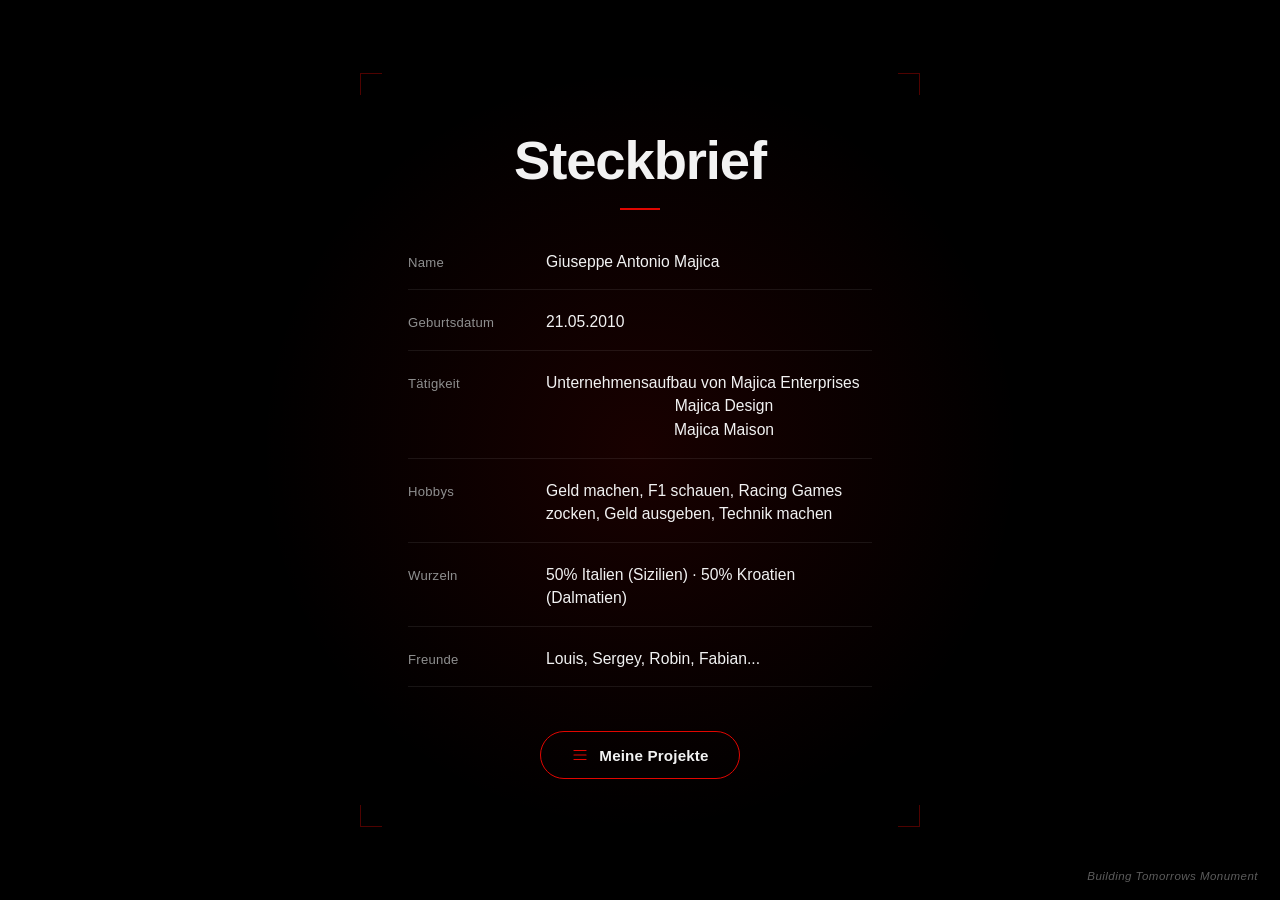
<file: index.html>
<!doctype html>
<html lang="de">

<head>
    <meta charset="UTF-8">
    <meta
        name="viewport"
        content="width=device-width, initial-scale=1, maximum-scale=1, user-scalable=no"
    >

    <title>Steckbrief · Giuseppe Antonio Majica</title>

    <style>
        :root {
            --bg: #000000;
            --panel: #0a0a0a;
            --hair: rgba(255, 255, 255, 0.08);
            --red: #e10600;
            --red-soft: rgba(225, 6, 0, 0.35);
            --red-glow: rgba(225, 6, 0, 0.22);
            --green: #00d2be;
            --ink: #f2f2f2;
            --ink-dim: #8f8f8f;
            --ink-faint: #5c5c5c;

            --font:
                'Inter',
                -apple-system,
                BlinkMacSystemFont,
                'Segoe UI',
                'Helvetica Neue',
                Arial,
                sans-serif;
        }

        * {
            box-sizing: border-box;
        }

        body,
        html {
            height: 100%;
        }

        body {
            margin: 0;
            background: var(--bg);
            color: var(--ink);
            font-family: var(--font);
            -webkit-font-smoothing: antialiased;
            text-rendering: optimizeLegibility;
        }

        .stage {
            min-height: 100vh;
            display: flex;
            align-items: center;
            justify-content: center;
            padding: 8vh 6vw;
            position: relative;
            overflow: hidden;
        }

        .stage::before {
            content: "";
            position: absolute;
            top: 50%;
            left: 50%;
            width: 60vw;
            height: 60vw;
            max-width: 900px;
            max-height: 900px;
            background: radial-gradient(
                circle,
                var(--red-glow) 0,
                rgba(0, 0, 0, 0) 70%
            );
            transform: translate(-50%, -50%);
            pointer-events: none;
            opacity: 0.5;
        }

        .frame {
            position: relative;
            width: 100%;
            max-width: 560px;
            padding: 56px 48px 48px;
        }

        .platecorner {
            position: absolute;
            width: 22px;
            height: 22px;
            border: 1.5px solid var(--red-soft);
        }

        .platecorner.tl {
            top: 0;
            left: 0;
            border-right: none;
            border-bottom: none;
        }

        .platecorner.tr {
            top: 0;
            right: 0;
            border-left: none;
            border-bottom: none;
        }

        .platecorner.bl {
            bottom: 0;
            left: 0;
            border-right: none;
            border-top: none;
        }

        .platecorner.br {
            bottom: 0;
            right: 0;
            border-left: none;
            border-top: none;
        }

        .head {
            text-align: center;
            margin-bottom: 40px;
        }

        .title {
            margin: 0 0 16px;
            font-size: clamp(2.4rem, 6vw, 3.4rem);
            font-weight: 700;
            letter-spacing: -0.02em;
            color: var(--ink);
        }

        .rule {
            width: 40px;
            height: 2px;
            background: var(--red);
            margin: 0 auto;
        }

        .sheet {
            display: flex;
            flex-direction: column;
            gap: 20px;
            margin-bottom: 44px;
        }

        .row {
            display: grid;
            grid-template-columns: 120px 1fr;
            gap: 18px;
            align-items: baseline;
            border-bottom: 1px solid var(--hair);
            padding-bottom: 16px;
        }

        .label {
            font-size: 0.82rem;
            font-weight: 500;
            letter-spacing: 0.02em;
            color: var(--ink-dim);
        }

        .value {
            font-size: 0.98rem;
            font-weight: 400;
            color: var(--ink);
            line-height: 1.5;
        }

        .launch {
            display: flex;
            flex-direction: column;
            align-items: center;
        }

        .btn-main {
            display: inline-flex;
            align-items: center;
            gap: 10px;
            background: 0 0;
            color: var(--ink);
            border: 1.5px solid var(--red);
            border-radius: 999px;
            padding: 14px 30px;
            font-family: inherit;
            font-size: 0.95rem;
            font-weight: 600;
            letter-spacing: 0.01em;
            cursor: pointer;

            transition:
                transform 0.35s cubic-bezier(0.2, 0.9, 0.3, 1.3),
                box-shadow 0.35s,
                background 0.35s;
        }

        .btn-main svg {
            color: var(--red);
            flex-shrink: 0;
        }

        .btn-main:focus-visible,
        .btn-main:hover {
            transform: scale(1.035);
            box-shadow:
                0 0 0 1px var(--red-soft),
                0 12px 32px -8px var(--red-glow);
            background: rgba(225, 6, 0, 0.06);
            outline: 0;
        }

        .btn-main[aria-expanded="true"] {
            background: rgba(225, 6, 0, 0.08);
            border-color: var(--red);
        }

        .panel {
            display: grid;
            grid-template-rows: 0fr;
            opacity: 0;
            width: 100%;
            max-width: 320px;
            margin-top: 0;

            transition:
                grid-template-rows 0.45s cubic-bezier(0.2, 0.9, 0.2, 1),
                opacity 0.35s,
                margin-top 0.45s cubic-bezier(0.2, 0.9, 0.2, 1);
        }

        .panel[data-open="true"] {
            grid-template-rows: 1fr;
            opacity: 1;
            margin-top: 18px;
        }

        .panel > * {
            overflow: hidden;
        }

        .panel-inner {
            display: flex;
            flex-direction: column;
            gap: 10px;
            overflow: hidden;
        }

        .btn-sub {
            display: flex;
            align-items: center;
            gap: 10px;
            text-decoration: none;
            color: var(--ink);
            background: var(--panel);
            border: 1px solid var(--hair);
            border-radius: 10px;
            padding: 13px 18px;
            font-size: 0.88rem;
            font-weight: 500;

            transition:
                border-color 0.25s,
                transform 0.25s,
                background 0.25s;
        }

        .btn-sub svg {
            color: var(--green);
            flex-shrink: 0;
        }

        .btn-sub:focus-visible,
        .btn-sub:hover {
            border-color: var(--red-soft);
            background: #101010;
            transform: translateX(3px);
            outline: 0;
        }

        .quote {
            position: fixed;
            right: 22px;
            bottom: 18px;
            margin: 0;
            font-size: 0.72rem;
            font-weight: 300;
            letter-spacing: 0.04em;
            color: var(--ink-faint);
            font-style: italic;
            user-select: none;
        }

        @media (max-width: 560px) {
            .frame {
                padding: 44px 26px 36px;
            }

            .row {
                grid-template-columns: 1fr;
                gap: 6px;
            }

            .label {
                font-size: 0.75rem;
            }

            .quote {
                right: 16px;
                bottom: 14px;
                font-size: 0.66rem;
            }
        }

        @media (prefers-reduced-motion: reduce) {
            * {
                transition: none !important;
            }
        }
    </style>
</head>

<body>

    <main class="stage">

        <div class="frame">

            <div class="platecorner tl"></div>
            <div class="platecorner tr"></div>
            <div class="platecorner bl"></div>
            <div class="platecorner br"></div>

            <header class="head">
                <h1 class="title">Steckbrief</h1>
                <div class="rule"></div>
            </header>

            <section
                class="sheet"
                aria-label="Persönliche Angaben"
            >

                <div class="row">
                    <span class="label">Name</span>
                    <span class="value">
                        Giuseppe Antonio Majica
                    </span>
                </div>

                <div class="row">
                    <span class="label">Geburtsdatum</span>
                    <span class="value">
                        21.05.2010
                    </span>
                </div>

                <div class="row">
                    <span class="label">Tätigkeit</span>
                    <span class="value">
                        Unternehmensaufbau von Majica Enterprises
                        <div style="margin-left: 30px; text-align: center;">
                            Majica Design<br>
                            Majica Maison
                         </div>
                    </span>
                </div>

                <div class="row">
                    <span class="label">Hobbys</span>
                    <span class="value">
                        Geld machen, F1 schauen, Racing Games zocken,
                        Geld ausgeben, Technik machen
                    </span>
                </div>

                <div class="row">
                    <span class="label">Wurzeln</span>
                    <span class="value">
                        50% Italien (Sizilien) · 50% Kroatien (Dalmatien)
                    </span>
                </div>

                <div class="row">
                     <span class="label">Freunde</span>
                     <span class="value">
                         Louis, Sergey, Robin, Fabian...
                   </span>
               </div>

            </section>

            <div class="launch">

                <button
                    class="btn-main"
                    id="toggle"
                    aria-expanded="false"
                    aria-controls="panel"
                >
                    <svg
                        viewBox="0 0 24 24"
                        width="18"
                        height="18"
                        aria-hidden="true"
                    >
                        <path
                            d="M4 6h16M4 12h16M4 18h16"
                            fill="none"
                            stroke="currentColor"
                            stroke-width="1.6"
                            stroke-linecap="round"
                        />
                    </svg>

                    <span>Meine Projekte</span>
                </button>

                <nav
                    class="panel"
                    id="panel"
                    aria-hidden="true"
                >

                    <div class="panel-inner">

                        <a
                            class="btn-sub"
                            href="https://majica.de"
                            target="_blank"
                            rel="noopener noreferrer"
                        >
                            <svg
                                viewBox="0 0 24 24"
                                width="15"
                                height="15"
                                aria-hidden="true"
                            >
                                <path
                                    d="M9 6h9v9M18 6L6 18"
                                    fill="none"
                                    stroke="currentColor"
                                    stroke-width="1.6"
                                    stroke-linecap="round"
                                    stroke-linejoin="round"
                                />
                            </svg>

                            <span>majica.de</span>
                        </a>

                        <a
                            class="btn-sub"
                            href="https://maison.majica.de"
                            target="_blank"
                            rel="noopener noreferrer"
                        >
                            <svg
                                viewBox="0 0 24 24"
                                width="15"
                                height="15"
                                aria-hidden="true"
                            >
                                <path
                                    d="M9 6h9v9M18 6L6 18"
                                    fill="none"
                                    stroke="currentColor"
                                    stroke-width="1.6"
                                    stroke-linecap="round"
                                    stroke-linejoin="round"
                                />
                            </svg>

                            <span>maison.majica.de</span>
                        </a>

                    </div>

                </nav>

            </div>

        </div>

        <p class="quote">
            Building Tomorrows Monument
        </p>

    </main>

    <script>
        !function () {

            function e() {
                var e = document.getElementById("toggle"),
                    t = document.getElementById("panel");

                e && t && e.addEventListener("click", function () {

                    var n = !(
                        "true" === e.getAttribute("aria-expanded")
                    );

                    e.setAttribute(
                        "aria-expanded",
                        String(n)
                    );

                    t.setAttribute(
                        "aria-hidden",
                        String(!n)
                    );

                    t.setAttribute(
                        "data-open",
                        String(n)
                    );

                });
            }

            function t() {

                document.addEventListener(
                    "contextmenu",
                    function (e) {
                        e.preventDefault();
                    }
                );

                document.addEventListener(
                    "keydown",
                    function (e) {

                        var t = e.key
                            ? e.key.toUpperCase()
                            : "";

                        (
                            "F12" === t ||
                            e.ctrlKey && "U" === t ||
                            e.metaKey && e.altKey && "U" === t ||
                            e.ctrlKey &&
                            e.shiftKey &&
                            ("I" === t || "J" === t || "C" === t) ||
                            e.metaKey &&
                            e.altKey &&
                            ("I" === t || "J" === t || "C" === t)
                        ) && e.preventDefault();

                    }
                );
            }

            "loading" === document.readyState
                ? document.addEventListener(
                    "DOMContentLoaded",
                    function () {
                        e();
                        t();
                    }
                )
                : (
                    e(),
                    t()
                );

        }();
    </script>

</body>

</html>
</file>
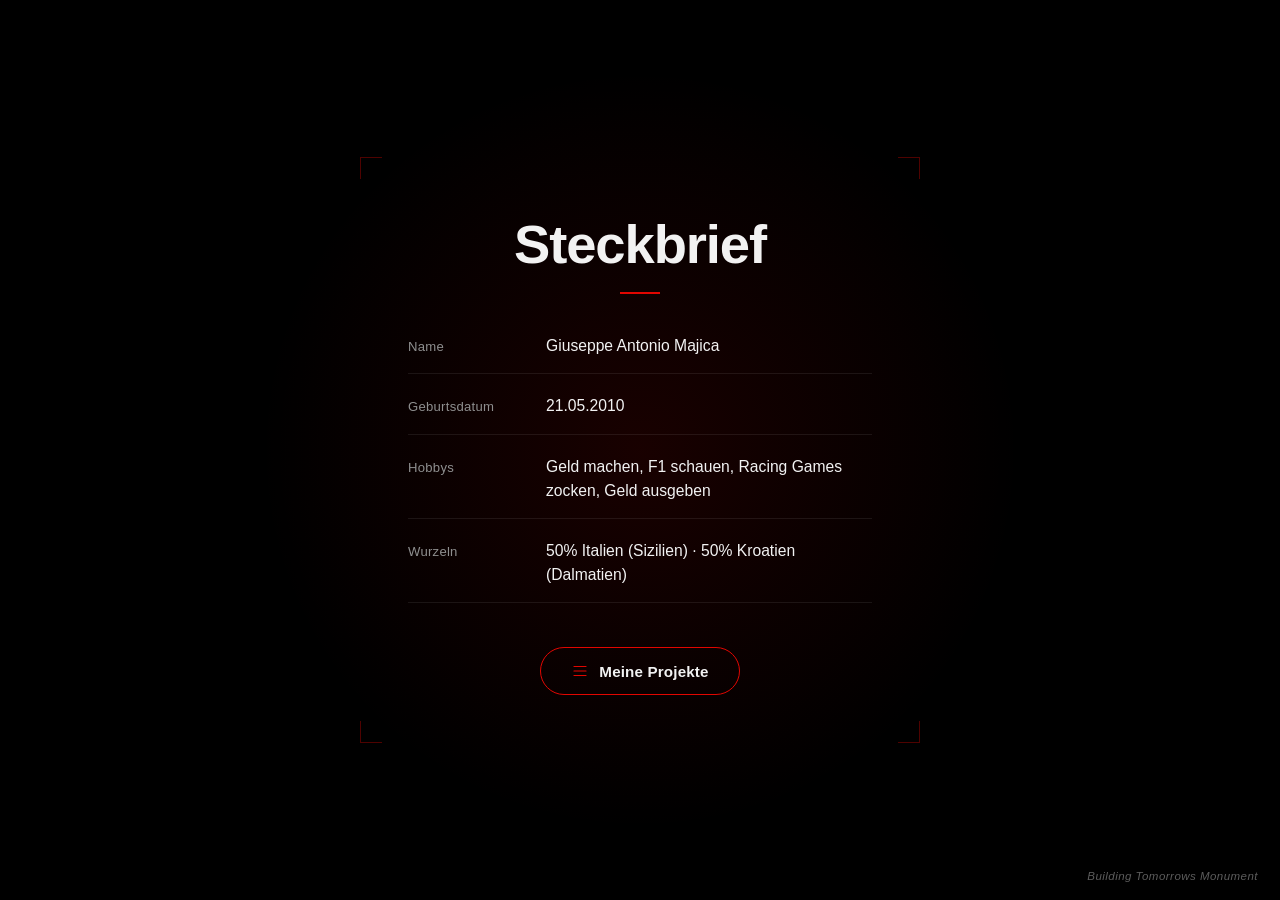
<file: final.html>
<!doctype html>
<html lang="de">

<head>
    <meta charset="UTF-8">
    <meta
        name="viewport"
        content="width=device-width, initial-scale=1, maximum-scale=1, user-scalable=no"
    >

    <title>Steckbrief · Giuseppe Antonio Majica</title>

    <style>
        :root {
            --bg: #000000;
            --panel: #0a0a0a;
            --hair: rgba(255, 255, 255, 0.08);
            --red: #e10600;
            --red-soft: rgba(225, 6, 0, 0.35);
            --red-glow: rgba(225, 6, 0, 0.22);
            --green: #00d2be;
            --ink: #f2f2f2;
            --ink-dim: #8f8f8f;
            --ink-faint: #5c5c5c;

            --font:
                'Inter',
                -apple-system,
                BlinkMacSystemFont,
                'Segoe UI',
                'Helvetica Neue',
                Arial,
                sans-serif;
        }

        * {
            box-sizing: border-box;
        }

        body,
        html {
            height: 100%;
        }

        body {
            margin: 0;
            background: var(--bg);
            color: var(--ink);
            font-family: var(--font);
            -webkit-font-smoothing: antialiased;
            text-rendering: optimizeLegibility;
        }

        .stage {
            min-height: 100vh;
            display: flex;
            align-items: center;
            justify-content: center;
            padding: 8vh 6vw;
            position: relative;
            overflow: hidden;
        }

        .stage::before {
            content: "";
            position: absolute;
            top: 50%;
            left: 50%;
            width: 60vw;
            height: 60vw;
            max-width: 900px;
            max-height: 900px;
            background: radial-gradient(
                circle,
                var(--red-glow) 0,
                rgba(0, 0, 0, 0) 70%
            );
            transform: translate(-50%, -50%);
            pointer-events: none;
            opacity: 0.5;
        }

        .frame {
            position: relative;
            width: 100%;
            max-width: 560px;
            padding: 56px 48px 48px;
        }

        .platecorner {
            position: absolute;
            width: 22px;
            height: 22px;
            border: 1.5px solid var(--red-soft);
        }

        .platecorner.tl {
            top: 0;
            left: 0;
            border-right: none;
            border-bottom: none;
        }

        .platecorner.tr {
            top: 0;
            right: 0;
            border-left: none;
            border-bottom: none;
        }

        .platecorner.bl {
            bottom: 0;
            left: 0;
            border-right: none;
            border-top: none;
        }

        .platecorner.br {
            bottom: 0;
            right: 0;
            border-left: none;
            border-top: none;
        }

        .head {
            text-align: center;
            margin-bottom: 40px;
        }

        .title {
            margin: 0 0 16px;
            font-size: clamp(2.4rem, 6vw, 3.4rem);
            font-weight: 700;
            letter-spacing: -0.02em;
            color: var(--ink);
        }

        .rule {
            width: 40px;
            height: 2px;
            background: var(--red);
            margin: 0 auto;
        }

        .sheet {
            display: flex;
            flex-direction: column;
            gap: 20px;
            margin-bottom: 44px;
        }

        .row {
            display: grid;
            grid-template-columns: 120px 1fr;
            gap: 18px;
            align-items: baseline;
            border-bottom: 1px solid var(--hair);
            padding-bottom: 16px;
        }

        .label {
            font-size: 0.82rem;
            font-weight: 500;
            letter-spacing: 0.02em;
            color: var(--ink-dim);
        }

        .value {
            font-size: 0.98rem;
            font-weight: 400;
            color: var(--ink);
            line-height: 1.5;
        }

        .launch {
            display: flex;
            flex-direction: column;
            align-items: center;
        }

        .btn-main {
            display: inline-flex;
            align-items: center;
            gap: 10px;
            background: 0 0;
            color: var(--ink);
            border: 1.5px solid var(--red);
            border-radius: 999px;
            padding: 14px 30px;
            font-family: inherit;
            font-size: 0.95rem;
            font-weight: 600;
            letter-spacing: 0.01em;
            cursor: pointer;

            transition:
                transform 0.35s cubic-bezier(0.2, 0.9, 0.3, 1.3),
                box-shadow 0.35s,
                background 0.35s;
        }

        .btn-main svg {
            color: var(--red);
            flex-shrink: 0;
        }

        .btn-main:focus-visible,
        .btn-main:hover {
            transform: scale(1.035);
            box-shadow:
                0 0 0 1px var(--red-soft),
                0 12px 32px -8px var(--red-glow);
            background: rgba(225, 6, 0, 0.06);
            outline: 0;
        }

        .btn-main[aria-expanded="true"] {
            background: rgba(225, 6, 0, 0.08);
            border-color: var(--red);
        }

        .panel {
            display: grid;
            grid-template-rows: 0fr;
            opacity: 0;
            width: 100%;
            max-width: 320px;
            margin-top: 0;

            transition:
                grid-template-rows 0.45s cubic-bezier(0.2, 0.9, 0.2, 1),
                opacity 0.35s,
                margin-top 0.45s cubic-bezier(0.2, 0.9, 0.2, 1);
        }

        .panel[data-open="true"] {
            grid-template-rows: 1fr;
            opacity: 1;
            margin-top: 18px;
        }

        .panel > * {
            overflow: hidden;
        }

        .panel-inner {
            display: flex;
            flex-direction: column;
            gap: 10px;
            overflow: hidden;
        }

        .btn-sub {
            display: flex;
            align-items: center;
            gap: 10px;
            text-decoration: none;
            color: var(--ink);
            background: var(--panel);
            border: 1px solid var(--hair);
            border-radius: 10px;
            padding: 13px 18px;
            font-size: 0.88rem;
            font-weight: 500;

            transition:
                border-color 0.25s,
                transform 0.25s,
                background 0.25s;
        }

        .btn-sub svg {
            color: var(--green);
            flex-shrink: 0;
        }

        .btn-sub:focus-visible,
        .btn-sub:hover {
            border-color: var(--red-soft);
            background: #101010;
            transform: translateX(3px);
            outline: 0;
        }

        .quote {
            position: fixed;
            right: 22px;
            bottom: 18px;
            margin: 0;
            font-size: 0.72rem;
            font-weight: 300;
            letter-spacing: 0.04em;
            color: var(--ink-faint);
            font-style: italic;
            user-select: none;
        }

        @media (max-width: 560px) {
            .frame {
                padding: 44px 26px 36px;
            }

            .row {
                grid-template-columns: 1fr;
                gap: 6px;
            }

            .label {
                font-size: 0.75rem;
            }

            .quote {
                right: 16px;
                bottom: 14px;
                font-size: 0.66rem;
            }
        }

        @media (prefers-reduced-motion: reduce) {
            * {
                transition: none !important;
            }
        }
    </style>
</head>

<body>

    <main class="stage">

        <div class="frame">

            <div class="platecorner tl"></div>
            <div class="platecorner tr"></div>
            <div class="platecorner bl"></div>
            <div class="platecorner br"></div>

            <header class="head">
                <h1 class="title">Steckbrief</h1>
                <div class="rule"></div>
            </header>

            <section
                class="sheet"
                aria-label="Persönliche Angaben"
            >

                <div class="row">
                    <span class="label">Name</span>
                    <span class="value">
                        Giuseppe Antonio Majica
                    </span>
                </div>

                <div class="row">
                    <span class="label">Geburtsdatum</span>
                    <span class="value">
                        21.05.2010
                    </span>
                </div>

                <div class="row">
                    <span class="label">Hobbys</span>
                    <span class="value">
                        Geld machen, F1 schauen, Racing Games zocken,
                        Geld ausgeben
                    </span>
                </div>

                <div class="row">
                    <span class="label">Wurzeln</span>
                    <span class="value">
                        50% Italien (Sizilien) · 50% Kroatien (Dalmatien)
                    </span>
                </div>

            </section>

            <div class="launch">

                <button
                    class="btn-main"
                    id="toggle"
                    aria-expanded="false"
                    aria-controls="panel"
                >
                    <svg
                        viewBox="0 0 24 24"
                        width="18"
                        height="18"
                        aria-hidden="true"
                    >
                        <path
                            d="M4 6h16M4 12h16M4 18h16"
                            fill="none"
                            stroke="currentColor"
                            stroke-width="1.6"
                            stroke-linecap="round"
                        />
                    </svg>

                    <span>Meine Projekte</span>
                </button>

                <nav
                    class="panel"
                    id="panel"
                    aria-hidden="true"
                >

                    <div class="panel-inner">

                        <a
                            class="btn-sub"
                            href="https://majica.de"
                            target="_blank"
                            rel="noopener noreferrer"
                        >
                            <svg
                                viewBox="0 0 24 24"
                                width="15"
                                height="15"
                                aria-hidden="true"
                            >
                                <path
                                    d="M9 6h9v9M18 6L6 18"
                                    fill="none"
                                    stroke="currentColor"
                                    stroke-width="1.6"
                                    stroke-linecap="round"
                                    stroke-linejoin="round"
                                />
                            </svg>

                            <span>majica.de</span>
                        </a>

                        <a
                            class="btn-sub"
                            href="https://maison.majica.de"
                            target="_blank"
                            rel="noopener noreferrer"
                        >
                            <svg
                                viewBox="0 0 24 24"
                                width="15"
                                height="15"
                                aria-hidden="true"
                            >
                                <path
                                    d="M9 6h9v9M18 6L6 18"
                                    fill="none"
                                    stroke="currentColor"
                                    stroke-width="1.6"
                                    stroke-linecap="round"
                                    stroke-linejoin="round"
                                />
                            </svg>

                            <span>maison.majica.de</span>
                        </a>

                    </div>

                </nav>

            </div>

        </div>

        <p class="quote">
            Building Tomorrows Monument
        </p>

    </main>

    <script>
        !function () {

            function e() {
                var e = document.getElementById("toggle"),
                    t = document.getElementById("panel");

                e && t && e.addEventListener("click", function () {

                    var n = !(
                        "true" === e.getAttribute("aria-expanded")
                    );

                    e.setAttribute(
                        "aria-expanded",
                        String(n)
                    );

                    t.setAttribute(
                        "aria-hidden",
                        String(!n)
                    );

                    t.setAttribute(
                        "data-open",
                        String(n)
                    );

                });
            }

            function t() {

                document.addEventListener(
                    "contextmenu",
                    function (e) {
                        e.preventDefault();
                    }
                );

                document.addEventListener(
                    "keydown",
                    function (e) {

                        var t = e.key
                            ? e.key.toUpperCase()
                            : "";

                        (
                            "F12" === t ||
                            e.ctrlKey && "U" === t ||
                            e.metaKey && e.altKey && "U" === t ||
                            e.ctrlKey &&
                            e.shiftKey &&
                            ("I" === t || "J" === t || "C" === t) ||
                            e.metaKey &&
                            e.altKey &&
                            ("I" === t || "J" === t || "C" === t)
                        ) && e.preventDefault();

                    }
                );
            }

            "loading" === document.readyState
                ? document.addEventListener(
                    "DOMContentLoaded",
                    function () {
                        e();
                        t();
                    }
                )
                : (
                    e(),
                    t()
                );

        }();
    </script>

</body>

</html>
</file>
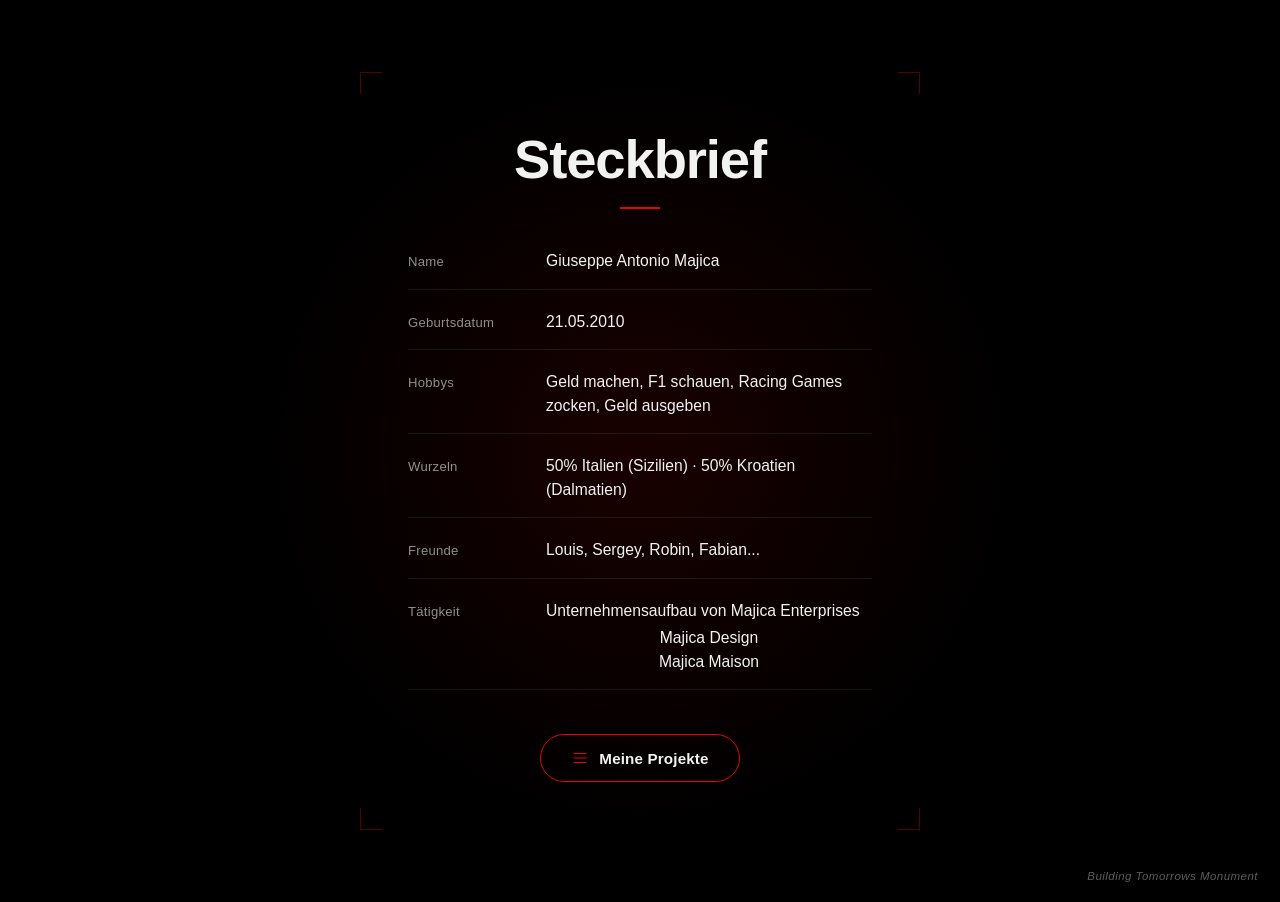
<file: Hamburger Index.html>
<!doctype html>
<html lang="de">
<head>
<meta charset="UTF-8">
<meta name="viewport" content="width=device-width, initial-scale=1, maximum-scale=1, user-scalable=no">
<title>Steckbrief · Giuseppe Antonio Majica</title>
<style>
:root {
    --bg: #000000;
    --panel: #0a0a0a;
    --hair: rgba(255,255,255,0.08);
    --red: #e10600;
    --red-soft: rgba(225,6,0,0.35);
    --red-glow: rgba(225,6,0,0.22);
    --green: #00d2be;
    --ink: #f2f2f2;
    --ink-dim: #8f8f8f;
    --ink-faint: #5c5c5c;
    --font: 'Inter', -apple-system, BlinkMacSystemFont, 'Segoe UI',
            'Helvetica Neue', Arial, sans-serif;
}
* { box-sizing: border-box; }
body, html { height: 100%; }
body {
    margin: 0;
    background: var(--bg);
    color: var(--ink);
    font-family: var(--font);
    -webkit-font-smoothing: antialiased;
    text-rendering: optimizeLegibility;
}
.stage {
    min-height: 100vh;
    display: flex;
    align-items: center;
    justify-content: center;
    padding: 8vh 6vw;
    position: relative;
    overflow: hidden;
}
.stage::before {
    content: "";
    position: absolute;
    top: 50%;
    left: 50%;
    width: 60vw;
    height: 60vw;
    max-width: 900px;
    max-height: 900px;
    background: radial-gradient(circle,var(--red-glow) 0,rgba(0,0,0,0) 70%);
    transform: translate(-50%,-50%);
    pointer-events: none;
    opacity: .5;
}
.frame {
    position: relative;
    width: 100%;
    max-width: 560px;
    padding: 56px 48px 48px;
}
.platecorner {
    position: absolute;
    width: 22px;
    height: 22px;
    border: 1.5px solid var(--red-soft);
}
.platecorner.tl { top:0; left:0; border-right:none; border-bottom:none; }
.platecorner.tr { top:0; right:0; border-left:none; border-bottom:none; }
.platecorner.bl { bottom:0; left:0; border-right:none; border-top:none; }
.platecorner.br { bottom:0; right:0; border-left:none; border-top:none; }
.head { text-align:center; margin-bottom:40px; }
.title {
    margin:0 0 16px;
    font-size:clamp(2.4rem,6vw,3.4rem);
    font-weight:700;
    letter-spacing:-.02em;
    color:var(--ink);
}
.rule { width:40px; height:2px; background:var(--red); margin:0 auto; }
.sheet { display:flex; flex-direction:column; gap:20px; margin-bottom:44px; }
.row {
    display:grid;
    grid-template-columns:120px 1fr;
    gap:18px;
    align-items:baseline;
    border-bottom:1px solid var(--hair);
    padding-bottom:16px;
}
.label {
    font-size:.82rem;
    font-weight:500;
    letter-spacing:.02em;
    color:var(--ink-dim);
}
.value { font-size:.98rem; font-weight:400; color:var(--ink); line-height:1.5; }
.sub-companies { text-align:center; margin-top:4px; }
.launch { display:flex; flex-direction:column; align-items:center; }
.btn-main {
    display:inline-flex;
    align-items:center;
    gap:10px;
    background:0 0;
    color:var(--ink);
    border:1.5px solid var(--red);
    border-radius:999px;
    padding:14px 30px;
    font-family:inherit;
    font-size:.95rem;
    font-weight:600;
    letter-spacing:.01em;
    cursor:pointer;
    transition:transform .35s cubic-bezier(.2,.9,.3,1.3),box-shadow .35s,background .35s;
}
.btn-main svg { color:var(--red); flex-shrink:0; }
.menu-icon .line {
    fill:none;
    stroke:currentColor;
    stroke-width:1.6;
    stroke-linecap:round;
    transform-box:fill-box;
    transform-origin:center;
    transition:transform .35s cubic-bezier(.2,.9,.3,1.3),opacity .25s ease;
}
.btn-main[aria-expanded="true"] .line.top { transform:translateY(6px) rotate(45deg); }
.btn-main[aria-expanded="true"] .line.middle { opacity:0; }
.btn-main[aria-expanded="true"] .line.bottom { transform:translateY(-6px) rotate(-45deg); }
.btn-main:focus-visible,.btn-main:hover {
    transform:scale(1.035);
    box-shadow:0 0 0 1px var(--red-soft),0 12px 32px -8px var(--red-glow);
    background:rgba(225,6,0,.06);
    outline:0;
}
.btn-main[aria-expanded="true"] { background:rgba(225,6,0,.08); border-color:var(--red); }
.panel {
    display:grid;
    grid-template-rows:0fr;
    opacity:0;
    width:100%;
    max-width:320px;
    margin-top:0;
    transition:grid-template-rows .45s cubic-bezier(.2,.9,.2,1),opacity .35s,margin-top .45s cubic-bezier(.2,.9,.2,1);
}
.panel[data-open="true"] { grid-template-rows:1fr; opacity:1; margin-top:18px; }
.panel > * { overflow:hidden; }
.panel-inner { display:flex; flex-direction:column; gap:10px; overflow:hidden; }
.btn-sub {
    display:flex;
    align-items:center;
    gap:10px;
    text-decoration:none;
    color:var(--ink);
    background:var(--panel);
    border:1px solid var(--hair);
    border-radius:10px;
    padding:13px 18px;
    font-size:.88rem;
    font-weight:500;
    transition:border-color .25s,transform .25s,background .25s;
}
.btn-sub svg { color:var(--green); flex-shrink:0; }
.btn-sub:focus-visible,.btn-sub:hover { border-color:var(--red-soft); background:#101010; transform:translateX(3px); outline:0; }
.quote {
    position:fixed;
    right:22px;
    bottom:18px;
    margin:0;
    font-size:.72rem;
    font-weight:300;
    letter-spacing:.04em;
    color:var(--ink-faint);
    font-style:italic;
    user-select:none;
}
@media (max-width:560px) {
    .frame { padding:44px 26px 36px; }
    .row { grid-template-columns:1fr; gap:6px; }
    .label { font-size:.75rem; }
    .quote { right:16px; bottom:14px; font-size:.66rem; }
}
@media (prefers-reduced-motion:reduce) { * { transition:none !important; } }
</style>
</head>
<body>
<main class="stage">
<div class="frame">
<div class="platecorner tl"></div><div class="platecorner tr"></div>
<div class="platecorner bl"></div><div class="platecorner br"></div>
<header class="head"><h1 class="title">Steckbrief</h1><div class="rule"></div></header>
<section class="sheet" aria-label="Persönliche Angaben">
<div class="row"><span class="label">Name</span><span class="value">Giuseppe Antonio Majica</span></div>
<div class="row"><span class="label">Geburtsdatum</span><span class="value">21.05.2010</span></div>
<div class="row"><span class="label">Hobbys</span><span class="value">Geld machen, F1 schauen, Racing Games zocken, Geld ausgeben</span></div>
<div class="row"><span class="label">Wurzeln</span><span class="value">50% Italien (Sizilien) · 50% Kroatien (Dalmatien)</span></div>
<div class="row"><span class="label">Freunde</span><span class="value">Louis, Sergey, Robin, Fabian...</span></div>
<div class="row">
<span class="label">Tätigkeit</span>
<span class="value">Unternehmensaufbau von Majica Enterprises
<div class="sub-companies">Majica Design<br>Majica Maison</div>
</span>
</div>
</section>
<div class="launch">
<button class="btn-main" id="toggle" aria-expanded="false" aria-controls="panel">
<svg class="menu-icon" viewBox="0 0 24 24" width="18" height="18" aria-hidden="true">
<line class="line top" x1="4" y1="6" x2="20" y2="6"></line>
<line class="line middle" x1="4" y1="12" x2="20" y2="12"></line>
<line class="line bottom" x1="4" y1="18" x2="20" y2="18"></line>
</svg>
<span>Meine Projekte</span>
</button>
<nav class="panel" id="panel" aria-hidden="true">
<div class="panel-inner">
<a class="btn-sub" href="https://majica.de" target="_blank" rel="noopener noreferrer">
<svg viewBox="0 0 24 24" width="15" height="15" aria-hidden="true"><path d="M9 6h9v9M18 6L6 18" fill="none" stroke="currentColor" stroke-width="1.6" stroke-linecap="round" stroke-linejoin="round"/></svg>
<span>majica.de</span></a>
<a class="btn-sub" href="https://maison.majica.de" target="_blank" rel="noopener noreferrer">
<svg viewBox="0 0 24 24" width="15" height="15" aria-hidden="true"><path d="M9 6h9v9M18 6L6 18" fill="none" stroke="currentColor" stroke-width="1.6" stroke-linecap="round" stroke-linejoin="round"/></svg>
<span>maison.majica.de</span></a>
</div></nav>
</div>
</div>
<p class="quote">Building Tomorrows Monument</p>
</main>
<script>
!function(){
function e(){var e=document.getElementById("toggle"),t=document.getElementById("panel");
e&&t&&e.addEventListener("click",function(){var n=!("\u0074rue"===e.getAttribute("aria-expanded"));
e.setAttribute("aria-expanded",String(n));t.setAttribute("aria-hidden",String(!n));t.setAttribute("data-open",String(n));});}
function t(){document.addEventListener("contextmenu",function(e){e.preventDefault();});
document.addEventListener("keydown",function(e){var t=e.key?e.key.toUpperCase():"";
("F12"===t||e.ctrlKey&&"U"===t||e.metaKey&&e.altKey&&"U"===t||e.ctrlKey&&e.shiftKey&&("I"===t||"J"===t||"C"===t)||e.metaKey&&e.altKey&&("I"===t||"J"===t||"C"===t))&&e.preventDefault();});}
"loading"===document.readyState?document.addEventListener("DOMContentLoaded",function(){e();t();}):(e(),t());
}();
</script>
</body>
</html>
</file>
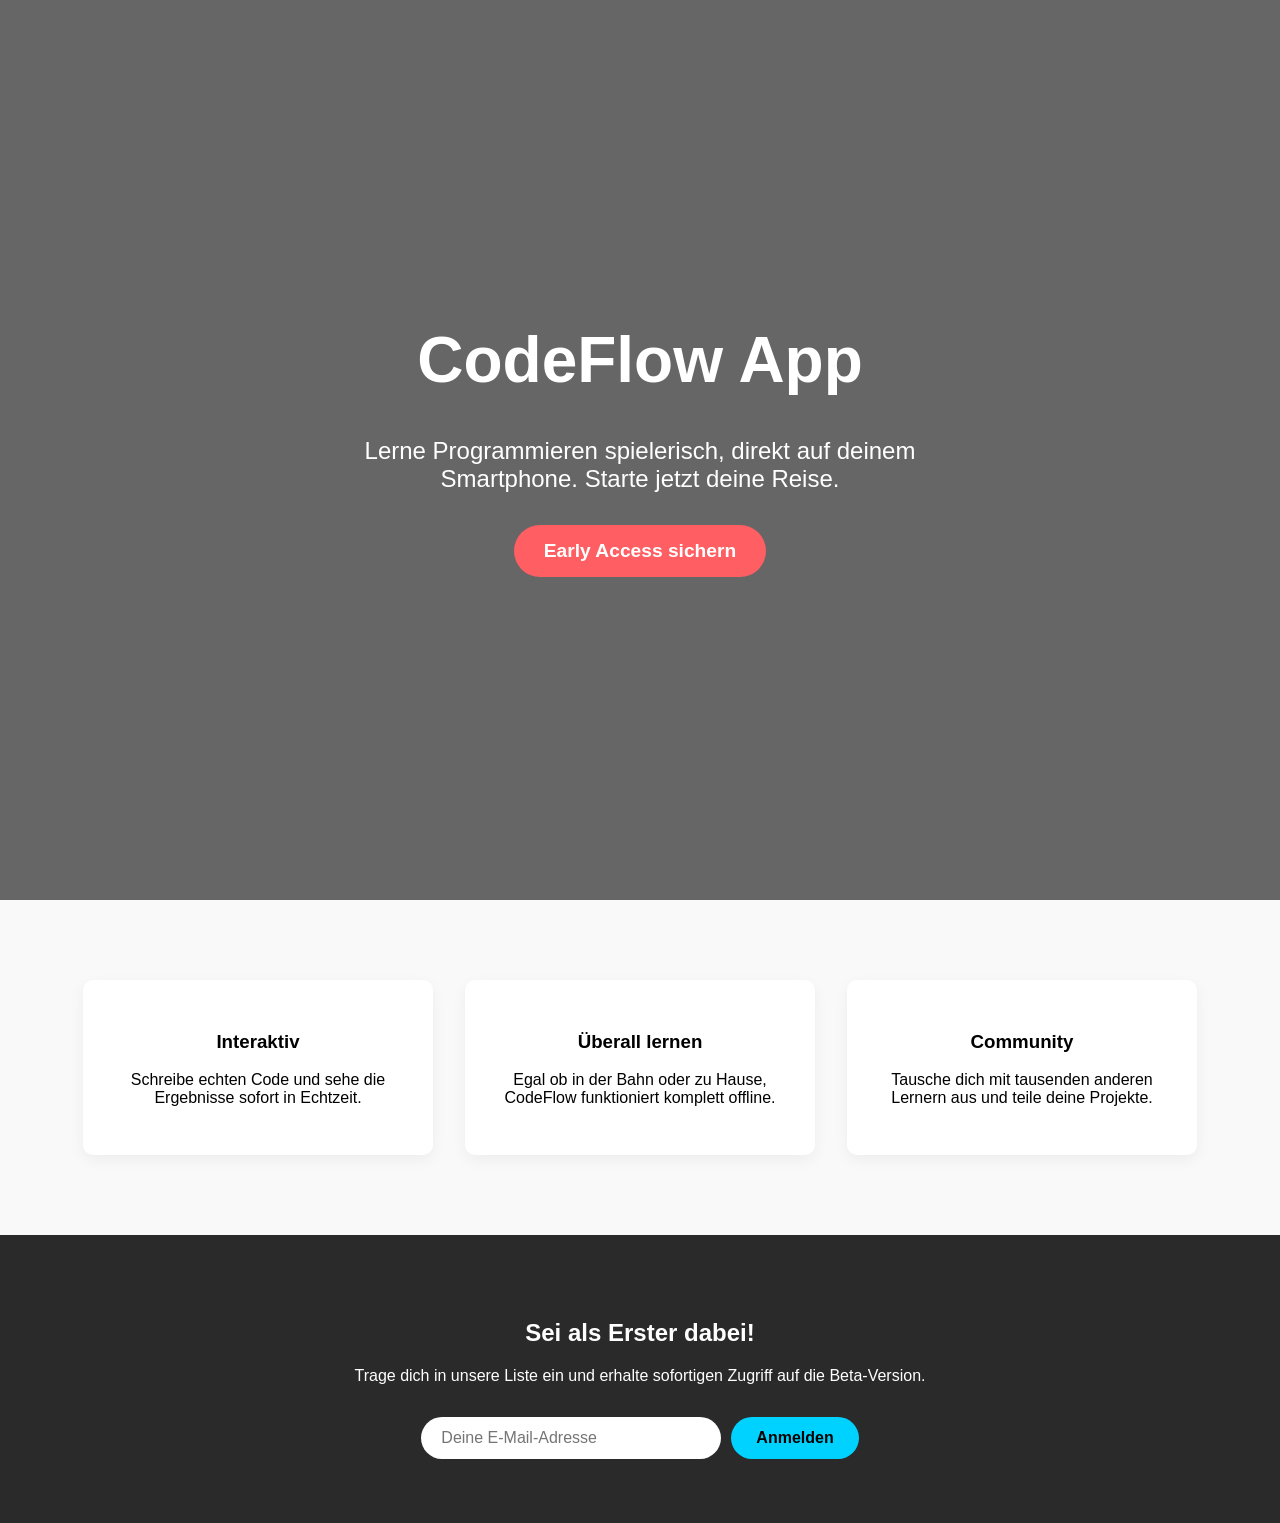
<file: Index_app.html>
<!DOCTYPE html>
<html lang="de">
<head>
<meta charset="UTF-8">
<meta name="viewport" content="width=device-width, initial-scale=1.0">
<title>Landingpage: App Launch</title>
<style>
* {
    box-sizing: border-box;
}
body, html {
    margin: 0;
    padding: 0;
    font-family: 'Open Sans', sans-serif;
    overflow-x: hidden;
}
header {
    background: linear-gradient(rgba(0,0,0,0.6), rgba(0,0,0,0.6)), url('https://images.unsplash.com/photo-1551288049-bebda4e38f71?auto=format&fit=crop&w=1920&q=80') center/cover;
    height: 100vh;
    display: flex;
    flex-direction: column;
    justify-content: center;
    align-items: center;
    color: white;
    text-align: center;
    padding: 0 20px;
}
h1 {
    font-size: 4rem;
    margin: 0 0 1rem 0;
    animation: slideDown 1s ease-out;
}
p.subtitle {
    font-size: 1.5rem;
    max-width: 600px;
    margin-bottom: 2rem;
    animation: fadeIn 1.5s ease-in;
}
.cta-button {
    background: #ff5e62;
    color: white;
    padding: 15px 30px;
    text-decoration: none;
    font-size: 1.2rem;
    border-radius: 30px;
    font-weight: bold;
    transition: transform 0.3s, background 0.3s;
    border: none;
    cursor: pointer;
}
.cta-button:hover {
    transform: scale(1.05);
    background: #ff9966;
}
.features {
    display: flex;
    justify-content: center;
    gap: 2rem;
    padding: 5rem 2rem;
    background: #f9f9f9;
    flex-wrap: wrap;
}
.feature {
    background: white;
    padding: 2rem;
    border-radius: 10px;
    box-shadow: 0 5px 15px rgba(0,0,0,0.05);
    text-align: center;
    flex: 1;
    min-width: 250px;
    max-width: 350px;
    transition: transform 0.3s;
}
.feature:hover {
    transform: translateY(-10px);
}
.newsletter {
    background: #2a2a2a;
    color: white;
    padding: 4rem 2rem;
    text-align: center;
}
.newsletter form {
    display: flex;
    justify-content: center;
    gap: 10px;
    margin-top: 2rem;
    flex-wrap: wrap;
}
.newsletter input {
    padding: 12px 20px;
    font-size: 1rem;
    border: none;
    border-radius: 25px;
    width: 300px;
    max-width: 100%;
}
.newsletter button {
    background: #00d2ff;
    color: black;
    border: none;
    padding: 12px 25px;
    font-size: 1rem;
    border-radius: 25px;
    cursor: pointer;
    font-weight: bold;
}
#message {
    margin-top: 1rem;
    font-weight: bold;
    color: #00d2ff;
    display: none;
}
@keyframes slideDown {
    from { opacity: 0; transform: translateY(-50px); }
    to { opacity: 1; transform: translateY(0); }
}
@keyframes fadeIn {
    from { opacity: 0; }
    to { opacity: 1; }
}
</style>
</head>
<body>
<header>
<h1>CodeFlow App</h1>
<p class="subtitle">Lerne Programmieren spielerisch, direkt auf deinem Smartphone. Starte jetzt deine Reise.</p>
<button class="cta-button" onclick="document.getElementById('newsletter').scrollIntoView({behavior: 'smooth'})">Early Access sichern</button>
</header>
<section class="features">
<div class="feature">
<h3>Interaktiv</h3>
<p>Schreibe echten Code und sehe die Ergebnisse sofort in Echtzeit.</p>
</div>
<div class="feature">
<h3>Überall lernen</h3>
<p>Egal ob in der Bahn oder zu Hause, CodeFlow funktioniert komplett offline.</p>
</div>
<div class="feature">
<h3>Community</h3>
<p>Tausche dich mit tausenden anderen Lernern aus und teile deine Projekte.</p>
</div>
</section>
<section class="newsletter" id="newsletter">
<h2>Sei als Erster dabei!</h2>
<p>Trage dich in unsere Liste ein und erhalte sofortigen Zugriff auf die Beta-Version.</p>
<form id="leadForm">
<input type="email" id="emailInput" placeholder="Deine E-Mail-Adresse" required>
<button type="submit">Anmelden</button>
</form>
<div id="message"></div>
</section>
<script>
document.getElementById('leadForm').addEventListener('submit', function(e) {
e.preventDefault();
const email = document.getElementById('emailInput').value;
const msg = document.getElementById('message');
if(email) {
msg.textContent = "Danke! " + email + " wurde erfolgreich eingetragen.";
msg.style.display = "block";
this.reset();
}
});
</script>
</body>
</html>
</file>
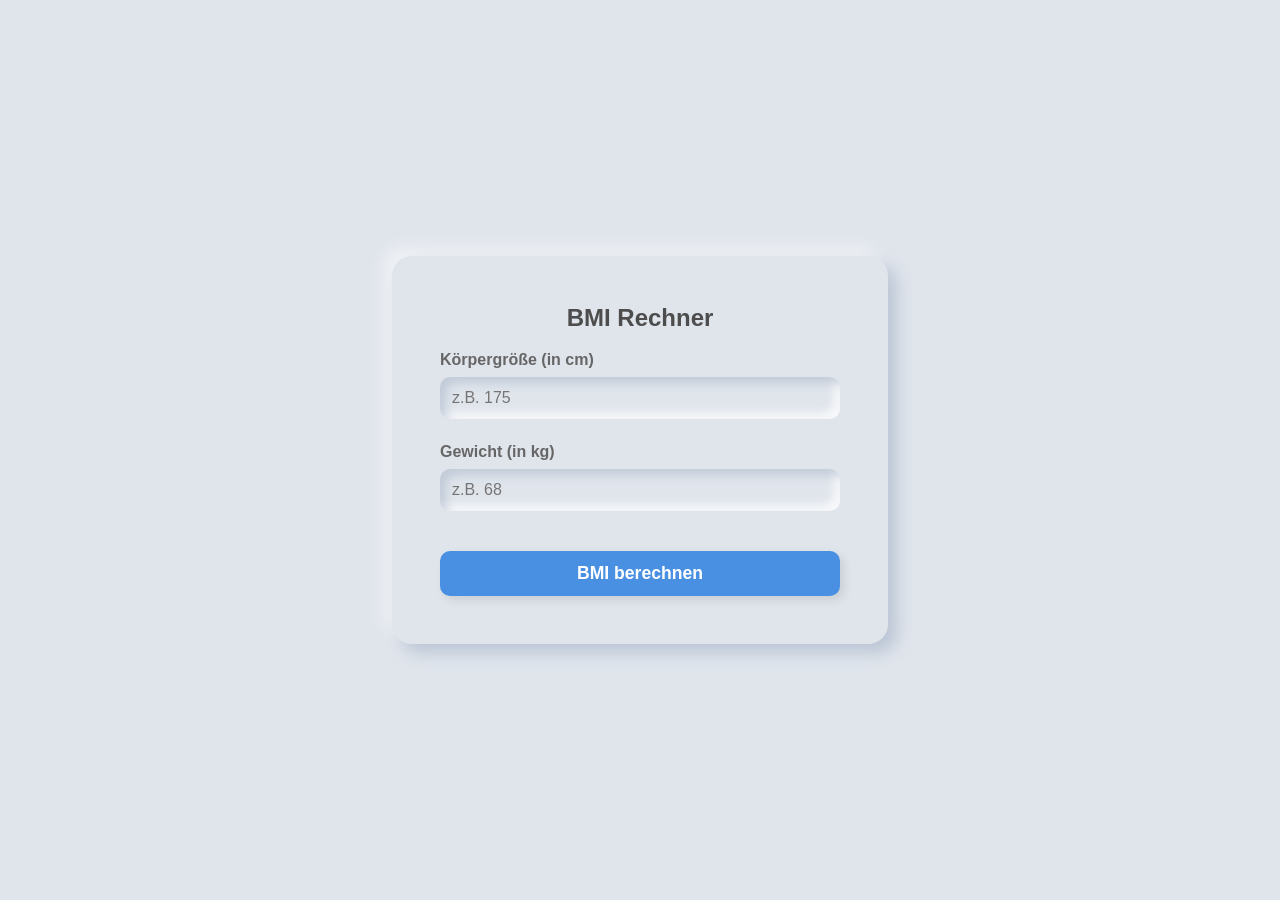
<file: Index_bmi.html>
<!DOCTYPE html>
<html lang="de">
<head>
<meta charset="UTF-8">
<meta name="viewport" content="width=device-width, initial-scale=1.0">
<title>Dynamischer BMI-Rechner</title>
<style>
body {
    font-family: 'Arial', sans-serif;
    background: #e0e5ec;
    display: flex;
    justify-content: center;
    align-items: center;
    height: 100vh;
    margin: 0;
}
.calculator {
    background: #e0e5ec;
    padding: 3rem;
    border-radius: 20px;
    box-shadow: 9px 9px 16px rgb(163,177,198,0.6), -9px -9px 16px rgba(255,255,255, 0.5);
    width: 100%;
    max-width: 400px;
    text-align: center;
}
h2 {
    color: #4d4d4d;
    margin-top: 0;
}
.input-group {
    margin-bottom: 1.5rem;
    text-align: left;
}
label {
    display: block;
    margin-bottom: 0.5rem;
    color: #666;
    font-weight: bold;
}
input[type="number"] {
    width: 100%;
    padding: 12px;
    border: none;
    border-radius: 10px;
    background: #e0e5ec;
    box-shadow: inset 6px 6px 10px 0 rgba(163,177,198, 0.5), inset -6px -6px 10px 0 rgba(255,255,255, 0.8);
    box-sizing: border-box;
    font-size: 1rem;
    color: #333;
    outline: none;
}
button {
    width: 100%;
    padding: 12px;
    border: none;
    border-radius: 10px;
    background: #4a90e2;
    color: white;
    font-size: 1.1rem;
    font-weight: bold;
    cursor: pointer;
    box-shadow: 4px 4px 10px rgba(0,0,0,0.1);
    transition: transform 0.1s, box-shadow 0.1s;
    margin-top: 1rem;
}
button:active {
    transform: scale(0.98);
    box-shadow: 2px 2px 5px rgba(0,0,0,0.1);
}
#resultBox {
    margin-top: 2rem;
    padding: 1.5rem;
    border-radius: 10px;
    display: none;
    animation: popIn 0.4s cubic-bezier(0.175, 0.885, 0.32, 1.275);
}
#bmiValue {
    font-size: 2.5rem;
    font-weight: bold;
    margin: 0;
}
#bmiCategory {
    font-size: 1.1rem;
    margin-top: 0.5rem;
}
@keyframes popIn {
    0% { transform: scale(0.5); opacity: 0; }
    100% { transform: scale(1); opacity: 1; }
}
</style>
</head>
<body>
<div class="calculator">
<h2>BMI Rechner</h2>
<div class="input-group">
<label for="height">Körpergröße (in cm)</label>
<input type="number" id="height" placeholder="z.B. 175" required>
</div>
<div class="input-group">
<label for="weight">Gewicht (in kg)</label>
<input type="number" id="weight" placeholder="z.B. 68" required>
</div>
<button id="calcBtn">BMI berechnen</button>
<div id="resultBox">
<p id="bmiValue"></p>
<p id="bmiCategory"></p>
</div>
</div>
<script>
const heightInput = document.getElementById('height');
const weightInput = document.getElementById('weight');
const calcBtn = document.getElementById('calcBtn');
const resultBox = document.getElementById('resultBox');
const bmiValue = document.getElementById('bmiValue');
const bmiCategory = document.getElementById('bmiCategory');
calcBtn.addEventListener('click', () => {
const height = parseFloat(heightInput.value) / 100;
const weight = parseFloat(weightInput.value);
if (!height || !weight || height <= 0 || weight <= 0) {
alert("Bitte gültige Werte eingeben!");
return;
}
const bmi = (weight / (height * height)).toFixed(1);
bmiValue.textContent = bmi;
resultBox.style.display = 'block';
resultBox.style.color = '#fff';
if (bmi < 18.5) {
bmiCategory.textContent = "Untergewicht";
resultBox.style.background = "#3498db"; 
} else if (bmi >= 18.5 && bmi <= 24.9) {
bmiCategory.textContent = "Normalgewicht";
resultBox.style.background = "#2ecc71"; 
} else if (bmi >= 25 && bmi <= 29.9) {
bmiCategory.textContent = "Übergewicht";
resultBox.style.background = "#f1c40f"; 
} else {
bmiCategory.textContent = "Adipositas";
resultBox.style.background = "#e74c3c"; 
}
});
</script>
</body>
</html>
</file>
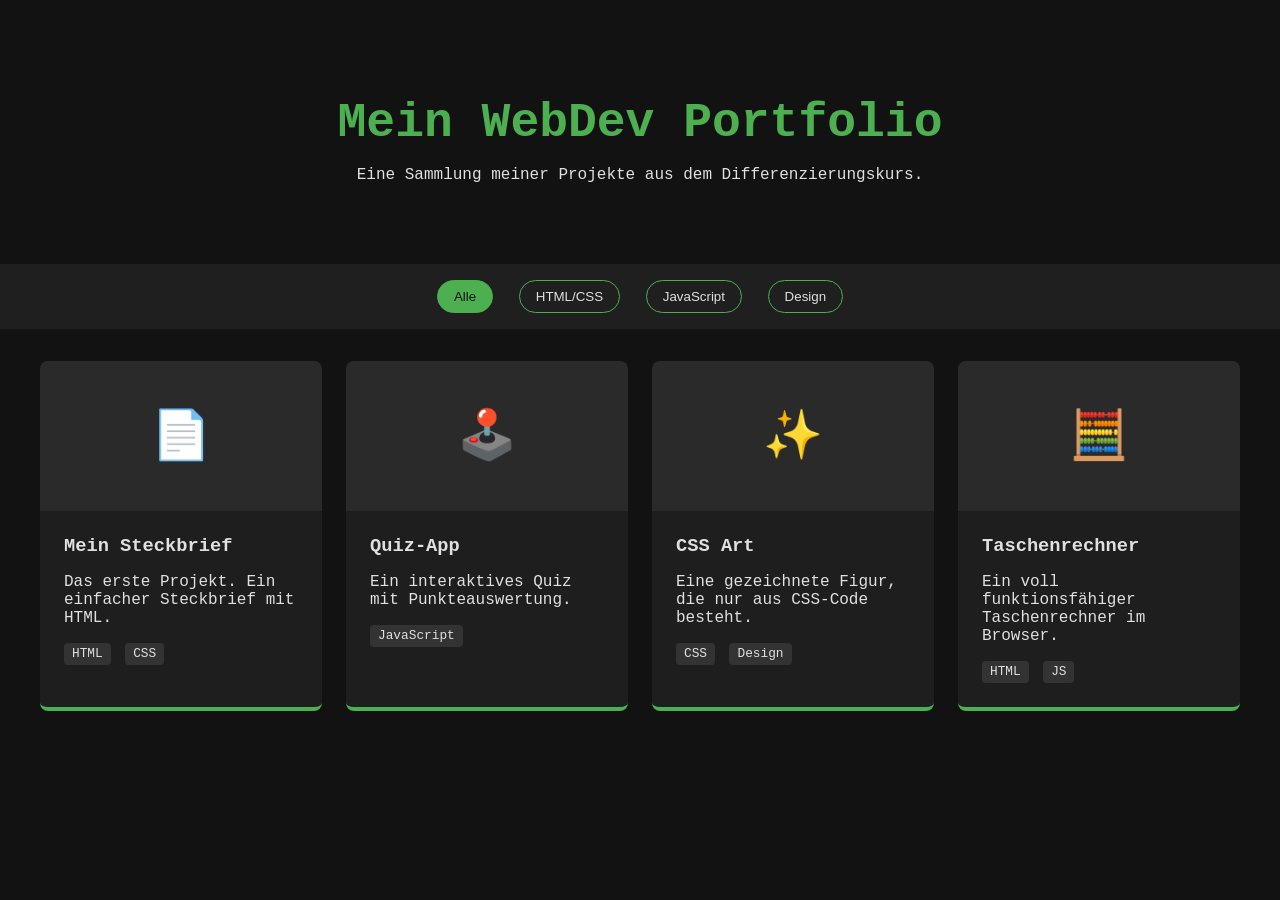
<file: Index_portfolio.html>
<!DOCTYPE html>
<html lang="de">
<head>
<meta charset="UTF-8">
<meta name="viewport" content="width=device-width, initial-scale=1.0">
<title>Digitales Portfolio</title>
<style>
body {
    font-family: 'Courier New', Courier, monospace;
    background: #121212;
    color: #e0e0e0;
    margin: 0;
    padding: 0;
}
nav {
    background: #1f1f1f;
    padding: 1rem 0;
    text-align: center;
    position: sticky;
    top: 0;
    z-index: 100;
}
.filter-btn {
    background: transparent;
    color: #e0e0e0;
    border: 1px solid #4caf50;
    padding: 0.5rem 1rem;
    margin: 0 0.5rem;
    cursor: pointer;
    border-radius: 20px;
    transition: all 0.3s;
}
.filter-btn:hover, .filter-btn.active {
    background: #4caf50;
    color: #121212;
}
.hero {
    text-align: center;
    padding: 4rem 1rem;
}
.hero h1 {
    color: #4caf50;
    font-size: 3rem;
    margin-bottom: 0.5rem;
}
.portfolio-grid {
    display: grid;
    grid-template-columns: repeat(auto-fill, minmax(280px, 1fr));
    gap: 1.5rem;
    padding: 2rem;
    max-width: 1200px;
    margin: 0 auto;
}
.project-card {
    background: #1e1e1e;
    border-radius: 8px;
    overflow: hidden;
    transition: transform 0.3s, opacity 0.4s;
    border-bottom: 4px solid #4caf50;
}
.project-card:hover {
    transform: translateY(-5px);
}
.project-img {
    height: 150px;
    background: #2a2a2a;
    display: flex;
    align-items: center;
    justify-content: center;
    color: #777;
    font-size: 3rem;
}
.project-info {
    padding: 1.5rem;
}
.project-info h3 {
    margin: 0 0 0.5rem 0;
}
.tag {
    display: inline-block;
    background: #333;
    padding: 0.2rem 0.5rem;
    border-radius: 4px;
    font-size: 0.8rem;
    margin-right: 0.3rem;
}
.hidden {
    display: none;
}
</style>
</head>
<body>
<div class="hero">
<h1>Mein WebDev Portfolio</h1>
<p>Eine Sammlung meiner Projekte aus dem Differenzierungskurs.</p>
</div>
<nav>
<button class="filter-btn active" data-filter="all">Alle</button>
<button class="filter-btn" data-filter="html">HTML/CSS</button>
<button class="filter-btn" data-filter="js">JavaScript</button>
<button class="filter-btn" data-filter="design">Design</button>
</nav>
<div class="portfolio-grid" id="grid">
<div class="project-card" data-category="html">
<div class="project-img">📄</div>
<div class="project-info">
<h3>Mein Steckbrief</h3>
<p>Das erste Projekt. Ein einfacher Steckbrief mit HTML.</p>
<span class="tag">HTML</span> <span class="tag">CSS</span>
</div>
</div>
<div class="project-card" data-category="js">
<div class="project-img">🕹️</div>
<div class="project-info">
<h3>Quiz-App</h3>
<p>Ein interaktives Quiz mit Punkteauswertung.</p>
<span class="tag">JavaScript</span>
</div>
</div>
<div class="project-card" data-category="design">
<div class="project-img">✨</div>
<div class="project-info">
<h3>CSS Art</h3>
<p>Eine gezeichnete Figur, die nur aus CSS-Code besteht.</p>
<span class="tag">CSS</span> <span class="tag">Design</span>
</div>
</div>
<div class="project-card" data-category="js">
<div class="project-img">🧮</div>
<div class="project-info">
<h3>Taschenrechner</h3>
<p>Ein voll funktionsfähiger Taschenrechner im Browser.</p>
<span class="tag">HTML</span> <span class="tag">JS</span>
</div>
</div>
</div>
<script>
const filterBtns = document.querySelectorAll('.filter-btn');
const cards = document.querySelectorAll('.project-card');
filterBtns.forEach(btn => {
btn.addEventListener('click', () => {
filterBtns.forEach(b => b.classList.remove('active'));
btn.classList.add('active');
const filter = btn.dataset.filter;
cards.forEach(card => {
if (filter === 'all' || card.dataset.category === filter) {
card.classList.remove('hidden');
setTimeout(() => card.style.opacity = '1', 50);
} else {
card.style.opacity = '0';
setTimeout(() => card.classList.add('hidden'), 300);
}
});
});
});
</script>
</body>
</html>
</file>
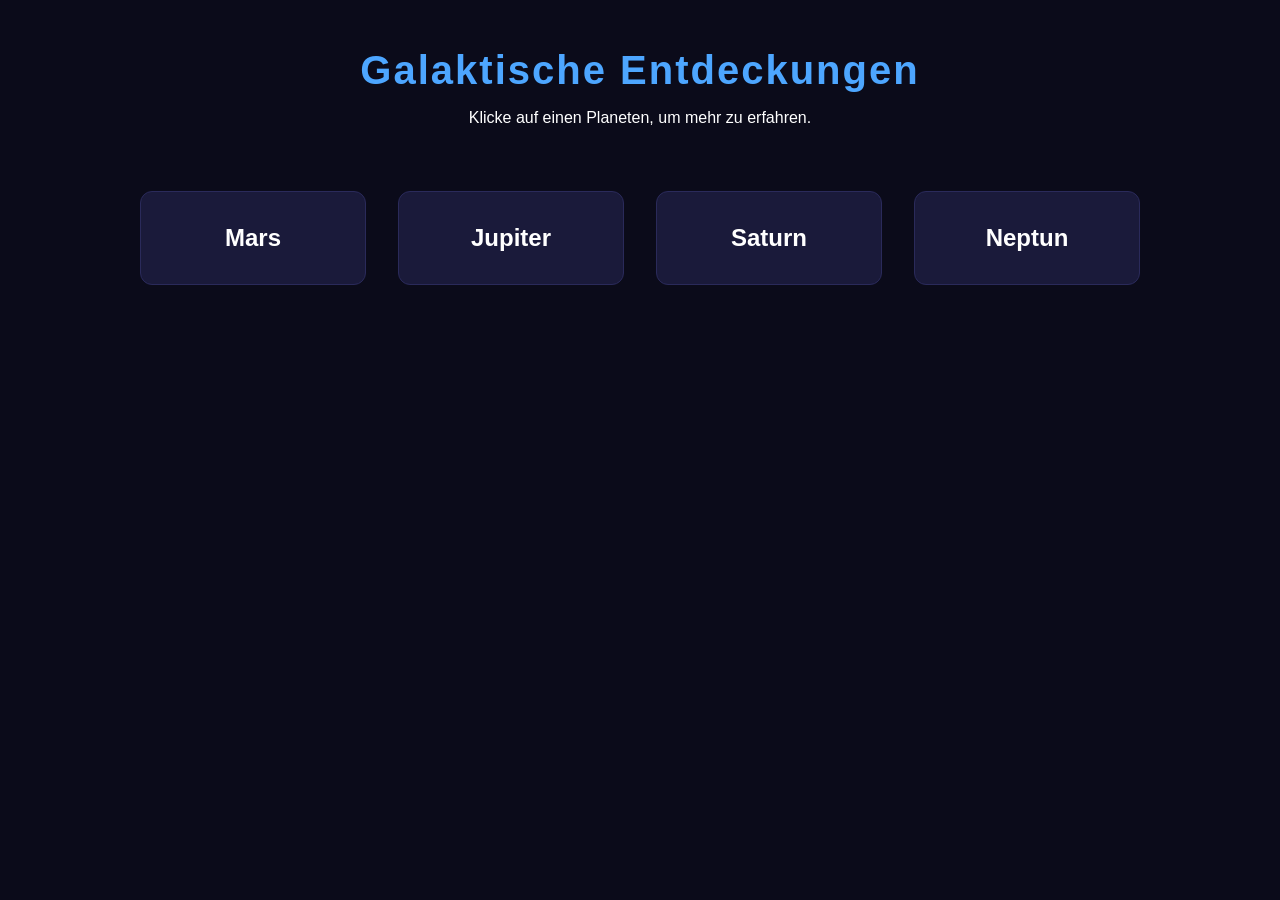
<file: Index_sonnensystem.html>
<!DOCTYPE html>
<html lang="de">
<head>
<meta charset="UTF-8">
<meta name="viewport" content="width=device-width, initial-scale=1.0">
<title>Interaktive Infoseite: Sonnensystem</title>
<style>
body {
    font-family: 'Segoe UI', Tahoma, Geneva, Verdana, sans-serif;
    margin: 0;
    background: #0b0b1a;
    color: #ffffff;
    display: flex;
    flex-direction: column;
    align-items: center;
}
header {
    margin: 3rem 0;
    text-align: center;
}
h1 {
    color: #4da6ff;
    font-size: 2.5rem;
    margin: 0;
    letter-spacing: 2px;
}
.grid {
    display: grid;
    grid-template-columns: repeat(auto-fit, minmax(200px, 1fr));
    gap: 2rem;
    width: 90%;
    max-width: 1000px;
}
.card {
    background: #1a1a3a;
    padding: 2rem;
    border-radius: 12px;
    text-align: center;
    cursor: pointer;
    transition: all 0.3s ease;
    border: 1px solid #2a2a5a;
}
.card:hover {
    transform: translateY(-10px);
    box-shadow: 0 10px 20px rgba(77, 166, 255, 0.3);
    border-color: #4da6ff;
}
.card h2 {
    margin: 0;
    font-size: 1.5rem;
}
#modal {
    position: fixed;
    top: 0; left: 0; width: 100%; height: 100%;
    background: rgba(0, 0, 0, 0.8);
    display: flex;
    justify-content: center;
    align-items: center;
    opacity: 0;
    pointer-events: none;
    transition: opacity 0.4s ease;
}
#modal.active {
    opacity: 1;
    pointer-events: all;
}
.modal-content {
    background: #1a1a3a;
    padding: 3rem;
    border-radius: 12px;
    max-width: 500px;
    width: 80%;
    text-align: center;
    transform: scale(0.8);
    transition: transform 0.4s ease;
    border: 2px solid #4da6ff;
}
#modal.active .modal-content {
    transform: scale(1);
}
.modal-content h2 {
    color: #4da6ff;
    margin-top: 0;
}
button {
    margin-top: 2rem;
    padding: 0.8rem 1.5rem;
    background: #4da6ff;
    color: #0b0b1a;
    border: none;
    border-radius: 6px;
    font-weight: bold;
    cursor: pointer;
    transition: background 0.2s;
}
button:hover {
    background: #80c1ff;
}
</style>
</head>
<body>
<header>
<h1>Galaktische Entdeckungen</h1>
<p>Klicke auf einen Planeten, um mehr zu erfahren.</p>
</header>
<div class="grid" id="planetGrid">
<div class="card" data-title="Mars" data-desc="Der Rote Planet. Er ist staubig, kalt und hat eine sehr dünne Atmosphäre.">
<h2>Mars</h2>
</div>
<div class="card" data-title="Jupiter" data-desc="Der größte Planet in unserem Sonnensystem. Er ist ein riesiger Gasball.">
<h2>Jupiter</h2>
</div>
<div class="card" data-title="Saturn" data-desc="Bekannt für seine beeindruckenden Ringe aus Eis und Gestein.">
<h2>Saturn</h2>
</div>
<div class="card" data-title="Neptun" data-desc="Der äußerste Planet, bekannt für seine tiefblaue Farbe und starke Winde.">
<h2>Neptun</h2>
</div>
</div>
<div id="modal">
<div class="modal-content">
<h2 id="modalTitle"></h2>
<p id="modalDesc"></p>
<button id="closeBtn">Schließen</button>
</div>
</div>
<script>
const cards = document.querySelectorAll('.card');
const modal = document.getElementById('modal');
const modalTitle = document.getElementById('modalTitle');
const modalDesc = document.getElementById('modalDesc');
const closeBtn = document.getElementById('closeBtn');
cards.forEach(card => {
card.addEventListener('click', () => {
modalTitle.textContent = card.dataset.title;
modalDesc.textContent = card.dataset.desc;
modal.classList.add('active');
});
});
closeBtn.addEventListener('click', () => {
modal.classList.remove('active');
});
modal.addEventListener('click', (e) => {
if (e.target === modal) {
modal.classList.remove('active');
}
});
</script>
</body>
</html>
</file>
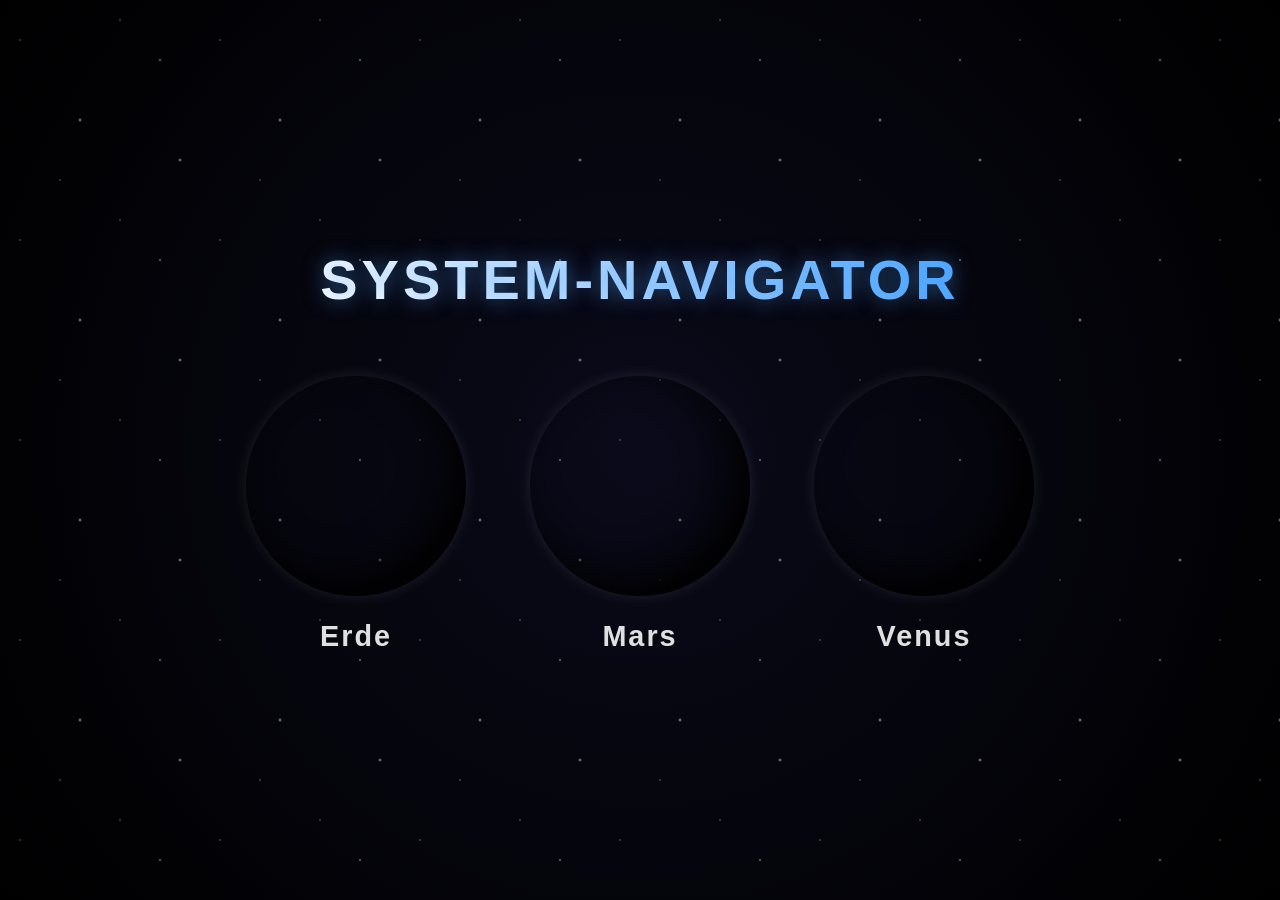
<file: Sonnensystem2.html>
<!DOCTYPE html>
<html lang="de">
<head>
<meta charset="UTF-8">
<meta name="viewport" content="width=device-width, initial-scale=1.0">
<title>Interplanetare Analyse</title>
<style>
* {
    box-sizing: border-box;
    margin: 0;
    padding: 0;
}
body {
    background-color: #030305;
    color: #ffffff;
    font-family: 'Segoe UI', Tahoma, Geneva, Verdana, sans-serif;
    overflow-x: hidden;
    overflow-y: hidden;
}
.star-bg {
    position: fixed;
    top: 0;
    left: 0;
    width: 100vw;
    height: 100vh;
    background: radial-gradient(circle at center, #0a0a1a 0%, #000000 100%);
    z-index: -1;
}
.star-bg::after {
    content: '';
    position: absolute;
    top: 0;
    left: 0;
    width: 100%;
    height: 100%;
    background-image: 
        radial-gradient(1px 1px at 10% 20%, #ffffff, transparent),
        radial-gradient(2px 2px at 40% 60%, #ffffff, transparent),
        radial-gradient(1.5px 1.5px at 80% 30%, #ffffff, transparent),
        radial-gradient(2px 2px at 90% 80%, #ffffff, transparent),
        radial-gradient(1px 1px at 30% 90%, #ffffff, transparent),
        radial-gradient(1px 1px at 60% 10%, #ffffff, transparent);
    background-size: 200px 200px;
    opacity: 0.6;
}
#nav-screen {
    position: fixed;
    top: 0;
    left: 0;
    width: 100vw;
    height: 100vh;
    display: flex;
    flex-direction: column;
    justify-content: center;
    align-items: center;
    z-index: 20;
    transition: opacity 0.8s ease, transform 0.8s ease;
}
.title-main {
    font-size: 3.5rem;
    letter-spacing: 4px;
    margin-bottom: 4rem;
    text-transform: uppercase;
    text-shadow: 0 0 20px rgba(77, 166, 255, 0.5);
    background: linear-gradient(90deg, #fff, #4da6ff);
    -webkit-background-clip: text;
    -webkit-text-fill-color: transparent;
}
.nav-container {
    display: flex;
    gap: 4rem;
    justify-content: center;
    align-items: center;
    flex-wrap: wrap;
}
.planet-card {
    display: flex;
    flex-direction: column;
    align-items: center;
    cursor: pointer;
    transition: transform 0.4s cubic-bezier(0.175, 0.885, 0.32, 1.275);
}
.planet-card:hover {
    transform: scale(1.15);
}
.planet-card:hover .planet-sphere {
    box-shadow: inset -20px -20px 40px rgba(0,0,0,0.9), 0 0 40px rgba(255,255,255,0.4);
}
.planet-sphere {
    width: 220px;
    height: 220px;
    border-radius: 50%;
    background-size: 200% 100%;
    background-repeat: repeat-x;
    box-shadow: inset -20px -20px 40px rgba(0,0,0,0.9), 0 0 15px rgba(255,255,255,0.1);
    animation: rotateTexture 20s linear infinite;
    transition: box-shadow 0.4s ease;
}
.planet-card h2 {
    margin-top: 1.5rem;
    font-size: 1.8rem;
    letter-spacing: 2px;
    color: #e0e0e0;
    transition: color 0.3s ease;
}
.planet-card:hover h2 {
    color: #4da6ff;
}
@keyframes rotateTexture {
    0% { background-position: 0% 0; }
    100% { background-position: 200% 0; }
}
#btn-back {
    position: fixed;
    top: 30px;
    left: 30px;
    padding: 10px 25px;
    background: rgba(77, 166, 255, 0.1);
    border: 1px solid rgba(77, 166, 255, 0.4);
    color: #4da6ff;
    font-size: 1rem;
    font-weight: bold;
    border-radius: 8px;
    cursor: pointer;
    z-index: 50;
    transition: all 0.3s ease;
    display: none;
    backdrop-filter: blur(5px);
}
#btn-back:hover {
    background: rgba(77, 166, 255, 0.3);
    box-shadow: 0 0 15px rgba(77, 166, 255, 0.4);
}
#scroll-presentation {
    display: none;
    height: 500vh;
    position: relative;
}
.sticky-container {
    position: sticky;
    top: 0;
    width: 100vw;
    height: 100vh;
    overflow: hidden;
    display: flex;
    justify-content: center;
    align-items: center;
}
.planet-stage {
    position: relative;
    width: 450px;
    height: 450px;
    transform-origin: center;
}
.layer {
    position: absolute;
    top: 0;
    left: 0;
    width: 100%;
    height: 100%;
    border-radius: 50%;
    will-change: transform, opacity;
}
.crust-top, .crust-bottom {
    background-size: 200% 100%;
    background-repeat: repeat-x;
    animation: rotateTexture 20s linear infinite;
    z-index: 5;
}
.crust-top {
    clip-path: polygon(0 0, 100% 0, 100% 50%, 0 50%);
}
.crust-bottom {
    clip-path: polygon(0 50%, 100% 50%, 100% 100%, 0 100%);
}
.shadow-overlay {
    position: absolute;
    top: 0; left: 0; width: 100%; height: 100%;
    border-radius: 50%;
    box-shadow: inset -30px -30px 60px rgba(0,0,0,0.9);
    z-index: 6;
    pointer-events: none;
}
.crust-top .shadow-overlay { clip-path: polygon(0 0, 100% 0, 100% 50%, 0 50%); }
.crust-bottom .shadow-overlay { clip-path: polygon(0 50%, 100% 50%, 100% 100%, 0 100%); }

.mantle {
    transform: scale(0.85);
    z-index: 4;
}
.outer-core {
    transform: scale(0.6);
    z-index: 3;
}
.inner-core {
    transform: scale(0.3);
    z-index: 2;
    box-shadow: 0 0 60px rgba(255, 255, 255, 0.4);
}
.info-panel {
    position: absolute;
    width: 300px;
    padding: 1.8rem;
    background: rgba(10, 10, 26, 0.85);
    border: 1px solid rgba(77, 166, 255, 0.4);
    border-radius: 12px;
    backdrop-filter: blur(12px);
    opacity: 0;
    pointer-events: none;
    will-change: opacity, transform;
    color: #e0e0e0;
    box-shadow: 0 10px 30px rgba(0,0,0,0.5);
}
.info-panel h3 {
    color: #4da6ff;
    margin-bottom: 1rem;
    font-size: 1.3rem;
    text-transform: uppercase;
    letter-spacing: 1px;
    border-bottom: 2px solid rgba(77, 166, 255, 0.3);
    padding-bottom: 0.5rem;
}
.info-panel p {
    font-size: 0.95rem;
    line-height: 1.6;
    margin-bottom: 1rem;
}
.data-row {
    display: flex;
    justify-content: space-between;
    margin-top: 0.6rem;
    font-size: 0.9rem;
    background: rgba(255,255,255,0.05);
    padding: 0.5rem;
    border-radius: 6px;
}
.data-row span:last-child {
    color: #4da6ff;
    font-weight: bold;
}
#panel-crust { top: -5%; left: 110%; transform: translateX(50px); }
#panel-mantle { top: 25%; left: -100%; transform: translateX(-50px); }
#panel-outer { top: 60%; left: 110%; transform: translateX(50px); }
#panel-inner { top: 85%; left: -100%; transform: translateX(-50px); }
.scroll-indicator {
    position: absolute;
    bottom: 40px;
    left: 50%;
    transform: translateX(-50%);
    display: flex;
    flex-direction: column;
    align-items: center;
    opacity: 0;
    animation: fadeIn 2s forwards;
    animation-delay: 1s;
}
.scroll-indicator span {
    font-size: 0.9rem;
    letter-spacing: 3px;
    margin-bottom: 12px;
    text-transform: uppercase;
    color: #4da6ff;
    font-weight: bold;
}
.mouse {
    width: 26px;
    height: 40px;
    border: 2px solid #4da6ff;
    border-radius: 13px;
    position: relative;
}
.wheel {
    width: 4px;
    height: 8px;
    background: #fff;
    border-radius: 2px;
    position: absolute;
    top: 6px;
    left: 50%;
    transform: translateX(-50%);
    animation: scrollWheel 1.5s infinite;
}
@keyframes scrollWheel {
    0% { top: 6px; opacity: 1; }
    100% { top: 22px; opacity: 0; }
}
@keyframes fadeIn {
    to { opacity: 1; }
}
</style>
</head>
<body>

<div class="star-bg"></div>

<div id="nav-screen">
    <h1 class="title-main">System-Navigator</h1>
    <div class="nav-container">
        <div class="planet-card" data-planet="erde">
            <div class="planet-sphere" style="background-image: url('https://upload.wikimedia.org/wikipedia/commons/c/c4/Earthmap1000x500compac.jpg');"></div>
            <h2>Erde</h2>
        </div>
        <div class="planet-card" data-planet="mars">
            <div class="planet-sphere" style="background-image: url('https://upload.wikimedia.org/wikipedia/commons/f/fc/Mars-equirectangular_rgb-map_4k.jpg');"></div>
            <h2>Mars</h2>
        </div>
        <div class="planet-card" data-planet="venus">
            <div class="planet-sphere" style="background-image: url('https://upload.wikimedia.org/wikipedia/commons/b/b5/Venus_map_NASA_JPL_Magellan_Venera_Pioneer.jpg');"></div>
            <h2>Venus</h2>
        </div>
    </div>
</div>

<button id="btn-back">← Zurück zur Auswahl</button>

<div id="scroll-presentation">
    <div class="sticky-container">
        <div class="planet-stage" id="stage">
            <div class="layer inner-core" id="l-inner"></div>
            <div class="layer outer-core" id="l-outer"></div>
            <div class="layer mantle" id="l-mantle"></div>
            
            <div class="layer crust-top" id="l-top">
                <div class="shadow-overlay"></div>
            </div>
            <div class="layer crust-bottom" id="l-bottom">
                <div class="shadow-overlay"></div>
            </div>

            <div class="info-panel" id="panel-crust">
                <h3 id="c-title">Kruste</h3>
                <p id="c-desc"></p>
                <div class="data-row"><span id="c-r1"></span> <span id="c-v1"></span></div>
                <div class="data-row"><span id="c-r2"></span> <span id="c-v2"></span></div>
            </div>

            <div class="info-panel" id="panel-mantle">
                <h3 id="m-title">Mantel</h3>
                <p id="m-desc"></p>
                <div class="data-row"><span id="m-r1"></span> <span id="m-v1"></span></div>
                <div class="data-row"><span id="m-r2"></span> <span id="m-v2"></span></div>
            </div>

            <div class="info-panel" id="panel-outer">
                <h3 id="o-title">Äußerer Kern</h3>
                <p id="o-desc"></p>
                <div class="data-row"><span id="o-r1"></span> <span id="o-v1"></span></div>
                <div class="data-row"><span id="o-r2"></span> <span id="o-v2"></span></div>
            </div>

            <div class="info-panel" id="panel-inner">
                <h3 id="i-title">Innerer Kern</h3>
                <p id="i-desc"></p>
                <div class="data-row"><span id="i-r1"></span> <span id="i-v1"></span></div>
                <div class="data-row"><span id="i-r2"></span> <span id="i-v2"></span></div>
            </div>
        </div>

        <div class="scroll-indicator" id="scroll-hint">
            <span>Scrollen zur Analyse</span>
            <div class="mouse"><div class="wheel"></div></div>
        </div>
    </div>
</div>

<script>
const planetsData = {
    erde: {
        tex: 'https://upload.wikimedia.org/wikipedia/commons/c/c4/Earthmap1000x500compac.jpg',
        colors: ['#e65c00', '#ffaa00', '#ffffff'],
        p: [
            { t: "Erdkruste", d: "Dünne, feste Gesteinsschicht, die Kontinente und Ozeane bildet.", r1: "Dicke:", v1: "5 - 70 km", r2: "Temp:", v2: "-89 bis 58 °C" },
            { t: "Erdmantel", d: "Zähflüssiges Magma. Die Konvektionsströme bewegen tektonische Platten.", r1: "Tiefe:", v1: "2.890 km", r2: "Temp:", v2: "bis 3.500 °C" },
            { t: "Äußerer Kern", d: "Eine Schicht aus flüssigem Eisen und Nickel. Erzeugt das Erdmagnetfeld.", r1: "Tiefe:", v1: "5.150 km", r2: "Zustand:", v2: "Flüssig" },
            { t: "Innerer Kern", d: "Fester Eisen-Nickel-Kern. Durch extremen Druck trotz Hitze fest.", r1: "Radius:", v1: "1.220 km", r2: "Temp:", v2: "ca. 5.400 °C" }
        ]
    },
    mars: {
        tex: 'https://upload.wikimedia.org/wikipedia/commons/f/fc/Mars-equirectangular_rgb-map_4k.jpg',
        colors: ['#a63c14', '#e67300', '#ffcc66'],
        p: [
            { t: "Marskruste", d: "Eisenreiches Basaltgestein. Eisenoxid verleiht die rote Farbe.", r1: "Dicke:", v1: "10 - 50 km", r2: "Temp:", v2: "-153 bis 20 °C" },
            { t: "Marsmantel", d: "Ruhiger Silikatgestein-Mantel ohne aktive Plattentektonik.", r1: "Tiefe:", v1: "ca. 1.500 km", r2: "Zustand:", v2: "Fest" },
            { t: "Äußerer Kern", d: "Wahrscheinlich flüssig oder halbflüssig. Kein globales Magnetfeld.", r1: "Radius:", v1: "ca. 1.800 km", r2: "Zustand:", v2: "Flüssig" },
            { t: "Innerer Kern", d: "Es ist aktuell unklar, ob der Mars einen festen inneren Kern besitzt.", r1: "Zustand:", v1: "Unbekannt", r2: "Zusammensetzung:", v2: "Eisen / Schwefel" }
        ]
    },
    venus: {
        tex: 'https://upload.wikimedia.org/wikipedia/commons/b/b5/Venus_map_NASA_JPL_Magellan_Venera_Pioneer.jpg',
        colors: ['#c27e3a', '#ff9900', '#ffeecc'],
        p: [
            { t: "Venuskruste", d: "Dichte, von extremem Vulkanismus geprägte Gesteinskruste.", r1: "Dicke:", v1: "10 - 30 km", r2: "Temp:", v2: "Ø 464 °C" },
            { t: "Venusmantel", d: "Ähnlich der Erde, aber wesentlich trockener und heißer.", r1: "Tiefe:", v1: "ca. 3.000 km", r2: "Zustand:", v2: "Zähflüssig" },
            { t: "Äußerer Kern", d: "Wahrscheinlich flüssig, erzeugt aber durch langsame Rotation kaum ein Magnetfeld.", r1: "Zustand:", v1: "Flüssig", r2: "Magnetfeld:", v2: "Sehr schwach" },
            { t: "Innerer Kern", d: "Möglicherweise fest. Die genauen Daten sind durch die dichte Atmosphäre schwer messbar.", r1: "Zustand:", v1: "Wahrscheinlich Fest", r2: "Temp:", v2: "Sehr hoch" }
        ]
    }
};

const navScreen = document.getElementById('nav-screen');
const scrollPresentation = document.getElementById('scroll-presentation');
const btnBack = document.getElementById('btn-back');
const scrollHint = document.getElementById('scroll-hint');
const stage = document.getElementById('stage');
const topHalf = document.getElementById('l-top');
const bottomHalf = document.getElementById('l-bottom');
const mantle = document.getElementById('l-mantle');
const outerCore = document.getElementById('l-outer');
const innerCore = document.getElementById('l-inner');

const panels = [
    document.getElementById('panel-crust'),
    document.getElementById('panel-mantle'),
    document.getElementById('panel-outer'),
    document.getElementById('panel-inner')
];

let isPresentationActive = false;

document.querySelectorAll('.planet-card').forEach(card => {
    card.addEventListener('click', () => {
        const pId = card.getAttribute('data-planet');
        const data = planetsData[pId];
        
        topHalf.style.backgroundImage = `url('${data.tex}')`;
        bottomHalf.style.backgroundImage = `url('${data.tex}')`;
        mantle.style.background = `radial-gradient(circle at 50% 50%, ${data.colors[0]}, #220a00)`;
        outerCore.style.background = `radial-gradient(circle at 50% 50%, ${data.colors[1]}, #4a1500)`;
        innerCore.style.background = `radial-gradient(circle at 50% 50%, ${data.colors[2]}, #cc7700)`;

        const prefixes = ['c', 'm', 'o', 'i'];
        data.p.forEach((info, idx) => {
            document.getElementById(`${prefixes[idx]}-title`).textContent = info.t;
            document.getElementById(`${prefixes[idx]}-desc`).textContent = info.d;
            document.getElementById(`${prefixes[idx]}-r1`).textContent = info.r1;
            document.getElementById(`${prefixes[idx]}-v1`).textContent = info.v1;
            document.getElementById(`${prefixes[idx]}-r2`).textContent = info.r2;
            document.getElementById(`${prefixes[idx]}-v2`).textContent = info.v2;
        });

        navScreen.style.transform = 'scale(1.5) translateY(-50vh)';
        navScreen.style.opacity = '0';
        navScreen.style.pointerEvents = 'none';
        
        setTimeout(() => {
            scrollPresentation.style.display = 'block';
            document.body.style.overflowY = 'auto';
            window.scrollTo(0, 0);
            isPresentationActive = true;
            btnBack.style.display = 'block';
        }, 800);
    });
});

btnBack.addEventListener('click', () => {
    isPresentationActive = false;
    document.body.style.overflowY = 'hidden';
    scrollPresentation.style.display = 'none';
    btnBack.style.display = 'none';
    
    navScreen.style.transform = 'scale(1) translateY(0)';
    navScreen.style.opacity = '1';
    navScreen.style.pointerEvents = 'all';
    
    stage.style.transform = `scale(1)`;
    topHalf.style.transform = `translateY(0)`;
    bottomHalf.style.transform = `translateY(0)`;
    mantle.style.transform = `scale(0.85)`;
    outerCore.style.transform = `scale(0.6)`;
    innerCore.style.transform = `scale(0.3)`;
    
    panels.forEach(p => p.style.opacity = '0');
});

window.addEventListener('scroll', () => {
    if (!isPresentationActive) return;

    const scrollY = window.scrollY;
    const maxScroll = document.documentElement.scrollHeight - window.innerHeight;
    let progress = scrollY / maxScroll; 
    
    if (progress > 1) progress = 1;
    if (progress < 0) progress = 0;

    scrollHint.style.opacity = progress > 0.02 ? '0' : '1';

    const baseScale = 1 + (progress * 0.4);
    stage.style.transform = `scale(${baseScale})`;

    let splitProgress = Math.max(0, (progress - 0.1) / 0.9);
    let splitDist = splitProgress * 280; 
    
    topHalf.style.transform = `translateY(-${splitDist}px)`;
    bottomHalf.style.transform = `translateY(${splitDist}px)`;

    let coreScaleProgress = Math.max(0, (progress - 0.25) / 0.75);
    mantle.style.transform = `scale(${0.85 + coreScaleProgress * 0.15})`;
    outerCore.style.transform = `scale(${0.6 + coreScaleProgress * 0.25})`;
    innerCore.style.transform = `scale(${0.3 + coreScaleProgress * 0.35})`;

    updatePanel(panels[0], progress, 0.15, 0.35);
    updatePanel(panels[1], progress, 0.35, 0.55);
    updatePanel(panels[2], progress, 0.55, 0.75);
    updatePanel(panels[3], progress, 0.75, 0.95);
});

function updatePanel(element, currentProgress, startPhase, endPhase) {
    if (currentProgress >= startPhase) {
        let localProgress = (currentProgress - startPhase) / (endPhase - startPhase);
        if (localProgress > 1) localProgress = 1;
        
        element.style.opacity = localProgress;
        let transformBase = (element.id === 'panel-mantle' || element.id === 'panel-inner') ? -60 : 60;
        let transformCurrent = transformBase * (1 - localProgress);
        element.style.transform = `translateX(${transformCurrent}px)`;
    } else {
        element.style.opacity = 0;
        let transformBase = (element.id === 'panel-mantle' || element.id === 'panel-inner') ? -60 : 60;
        element.style.transform = `translateX(${transformBase}px)`;
    }
}
</script>
</body>
</html>
</file>
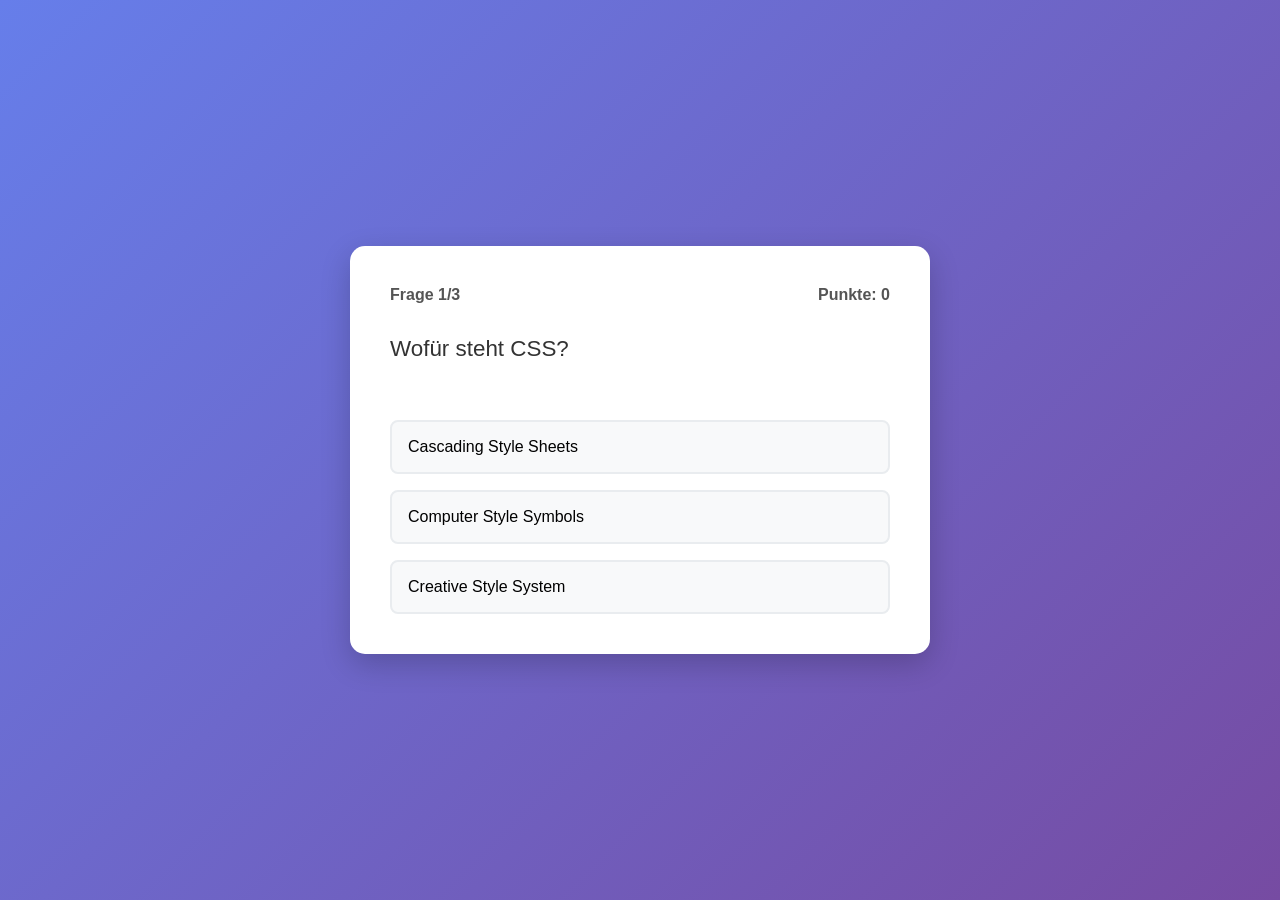
<file: Web_quiz.html>
<!DOCTYPE html>
<html lang="de">
<head>
<meta charset="UTF-8">
<meta name="viewport" content="width=device-width, initial-scale=1.0">
<title>Minispiel: Web-Dev Quiz</title>
<style>
body {
    font-family: 'Helvetica Neue', Helvetica, Arial, sans-serif;
    background: linear-gradient(135deg, #667eea 0%, #764ba2 100%);
    min-height: 100vh;
    margin: 0;
    display: flex;
    justify-content: center;
    align-items: center;
}
.quiz-container {
    background: #ffffff;
    padding: 2.5rem;
    border-radius: 15px;
    box-shadow: 0 10px 30px rgba(0,0,0,0.2);
    width: 90%;
    max-width: 500px;
}
.header {
    display: flex;
    justify-content: space-between;
    margin-bottom: 2rem;
    color: #555;
    font-weight: bold;
}
.question {
    font-size: 1.4rem;
    color: #333;
    margin-bottom: 1.5rem;
    min-height: 60px;
}
.options {
    display: flex;
    flex-direction: column;
    gap: 1rem;
}
.option-btn {
    padding: 1rem;
    background: #f8f9fa;
    border: 2px solid #e9ecef;
    border-radius: 8px;
    cursor: pointer;
    font-size: 1rem;
    text-align: left;
    transition: all 0.2s;
}
.option-btn:hover:not(:disabled) {
    background: #e9ecef;
    border-color: #ced4da;
}
.option-btn.correct {
    background: #d4edda;
    border-color: #28a745;
    color: #155724;
}
.option-btn.wrong {
    background: #f8d7da;
    border-color: #dc3545;
    color: #721c24;
}
.option-btn:disabled {
    cursor: not-allowed;
}
#nextBtn {
    margin-top: 2rem;
    width: 100%;
    padding: 1rem;
    background: #667eea;
    color: white;
    border: none;
    border-radius: 8px;
    font-size: 1.1rem;
    font-weight: bold;
    cursor: pointer;
    display: none;
    transition: background 0.3s;
}
#nextBtn:hover {
    background: #5a6fd6;
}
.score-screen {
    text-align: center;
    display: none;
}
.score-screen h2 {
    color: #764ba2;
    font-size: 2rem;
}
#restartBtn {
    margin-top: 1.5rem;
    padding: 1rem 2rem;
    background: #28a745;
    color: white;
    border: none;
    border-radius: 8px;
    cursor: pointer;
    font-weight: bold;
}
</style>
</head>
<body>
<div class="quiz-container" id="quizBox">
<div class="header">
<span id="questionCount">Frage 1/3</span>
<span id="scoreDisplay">Punkte: 0</span>
</div>
<div class="question" id="questionText"></div>
<div class="options" id="optionsContainer"></div>
<button id="nextBtn">Nächste Frage</button>
</div>
<div class="quiz-container score-screen" id="scoreBox">
<h2>Quiz beendet!</h2>
<p id="finalScore"></p>
<button id="restartBtn">Neu starten</button>
</div>
<script>
const quizData = [
{ q: "Wofür steht CSS?", options: ["Cascading Style Sheets", "Computer Style Symbols", "Creative Style System"], a: 0 },
{ q: "Welches HTML-Tag bindet JavaScript ein?", options: ["<js>", "<script>", "<javascript>"], a: 1 },
{ q: "Was bewirkt 'display: flex;'?", options: ["Blendet Elemente aus", "Aktiviert das Flexbox-Layout", "Färbt den Hintergrund"], a: 1 }
];
let currentQ = 0;
let score = 0;
const qText = document.getElementById('questionText');
const optContainer = document.getElementById('optionsContainer');
const nextBtn = document.getElementById('nextBtn');
const qCount = document.getElementById('questionCount');
const sDisplay = document.getElementById('scoreDisplay');
const quizBox = document.getElementById('quizBox');
const scoreBox = document.getElementById('scoreBox');
const finalScore = document.getElementById('finalScore');
const restartBtn = document.getElementById('restartBtn');
function loadQuiz() {
optContainer.innerHTML = '';
nextBtn.style.display = 'none';
const q = quizData[currentQ];
qText.textContent = q.q;
qCount.textContent = `Frage ${currentQ + 1}/${quizData.length}`;
sDisplay.textContent = `Punkte: ${score}`;
q.options.forEach((opt, index) => {
const btn = document.createElement('button');
btn.className = 'option-btn';
btn.textContent = opt;
btn.onclick = () => checkAnswer(btn, index, q.a);
optContainer.appendChild(btn);
});
}
function checkAnswer(btn, selected, correct) {
const buttons = document.querySelectorAll('.option-btn');
buttons.forEach(b => b.disabled = true);
if (selected === correct) {
btn.classList.add('correct');
score++;
sDisplay.textContent = `Punkte: ${score}`;
} else {
btn.classList.add('wrong');
buttons[correct].classList.add('correct');
}
nextBtn.style.display = 'block';
if (currentQ === quizData.length - 1) {
nextBtn.textContent = 'Ergebnis anzeigen';
}
}
nextBtn.onclick = () => {
currentQ++;
if (currentQ < quizData.length) {
loadQuiz();
} else {
quizBox.style.display = 'none';
scoreBox.style.display = 'block';
finalScore.textContent = `Du hast ${score} von ${quizData.length} Fragen richtig beantwortet.`;
}
};
restartBtn.onclick = () => {
currentQ = 0;
score = 0;
quizBox.style.display = 'block';
scoreBox.style.display = 'none';
nextBtn.textContent = 'Nächste Frage';
loadQuiz();
};
loadQuiz();
</script>
</body>
</html>
</file>
